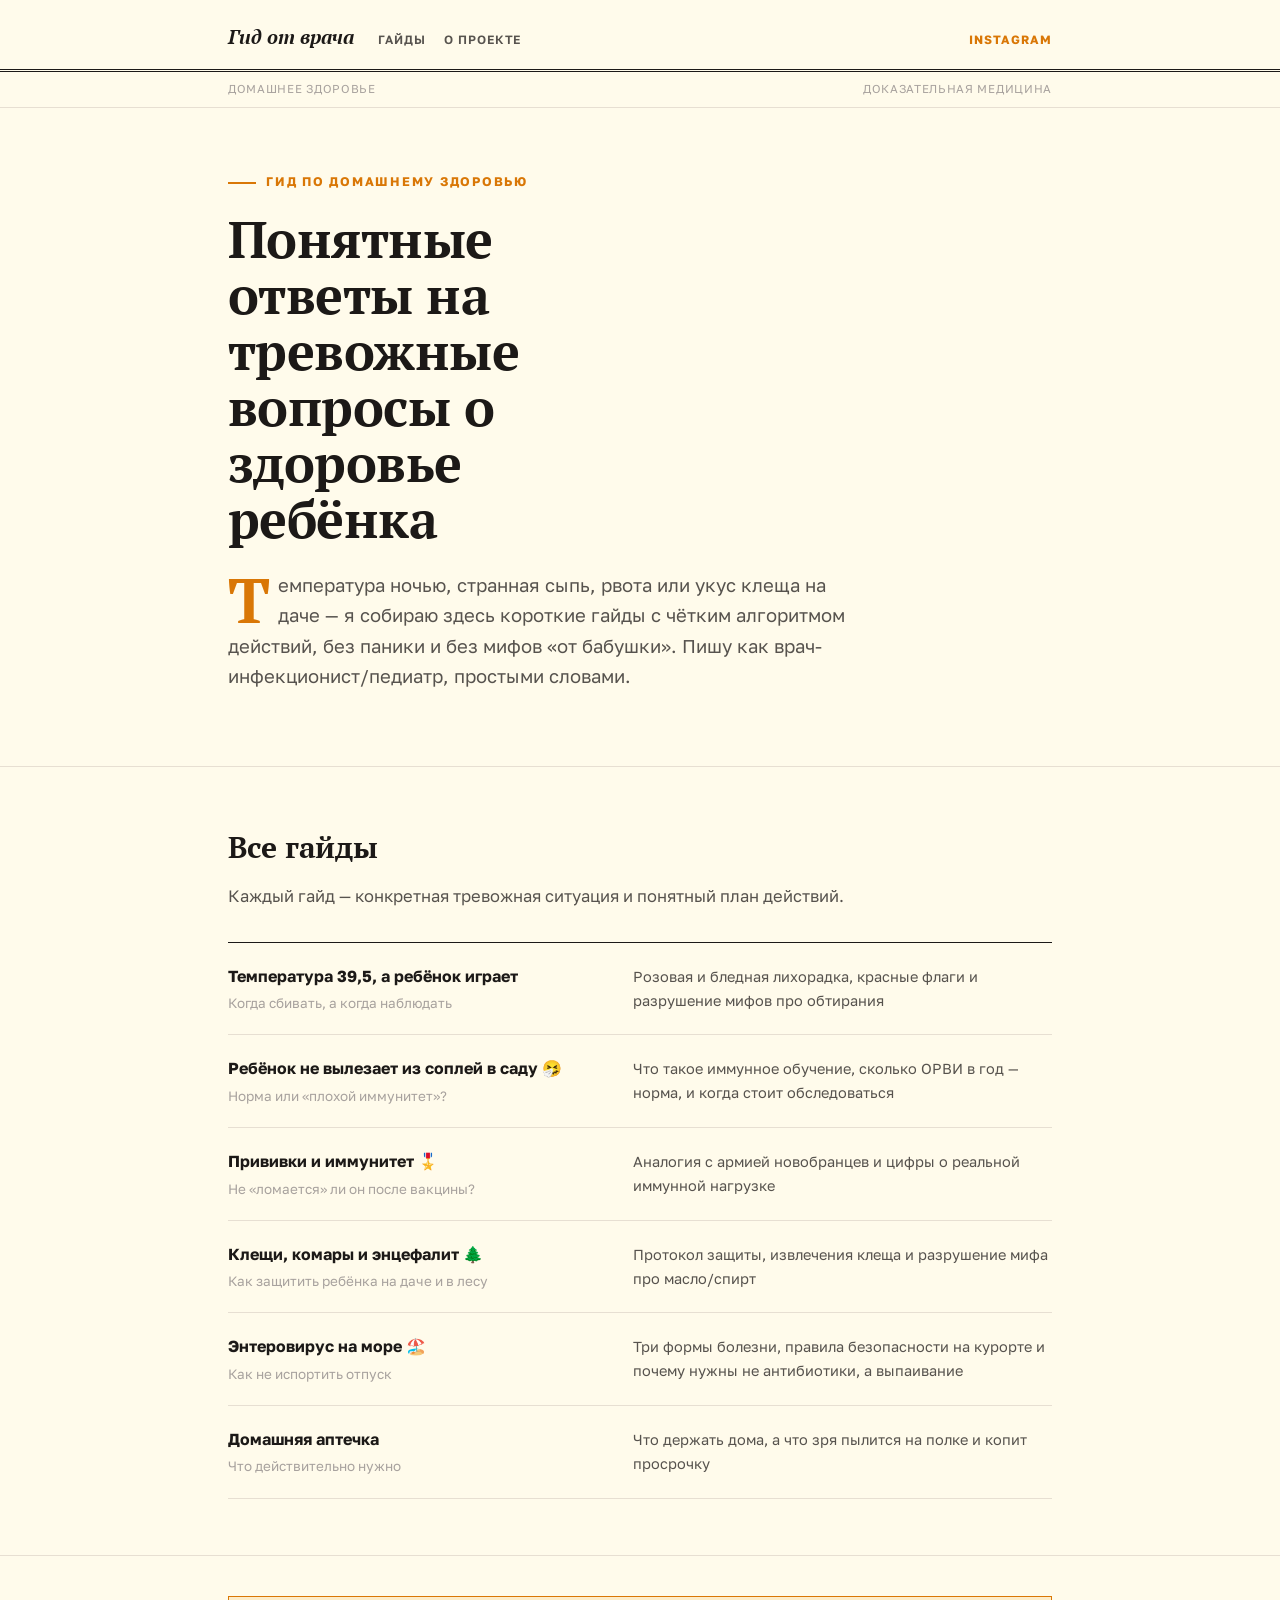
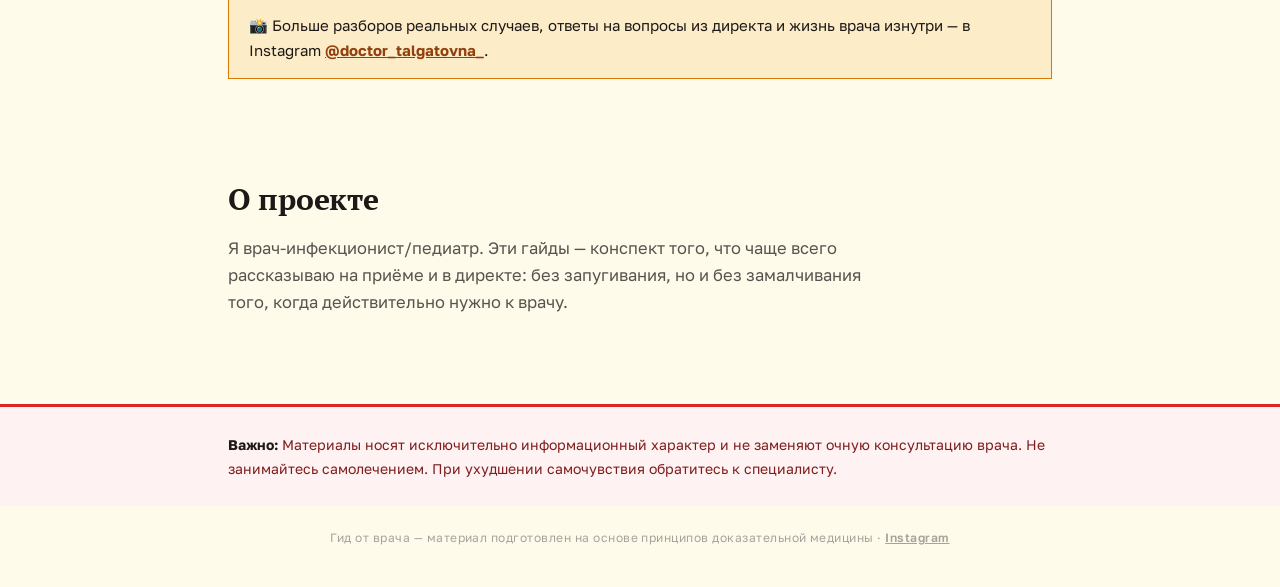
<file: web/index.html>
<!DOCTYPE html>
<html lang="ru">
<head>
<meta charset="UTF-8">
<meta name="viewport" content="width=device-width, initial-scale=1">
<title>Гид от врача — понятные ответы о здоровье ребёнка</title>
<meta name="description" content="Гайды от врача-инфекциониста/педиатра: что делать при температуре, сыпи, отравлении и других тревожных ситуациях — без паники и мифов.">
<link rel="canonical" href="/">
<link rel="stylesheet" href="style.css">
</head>
<body>

<header class="masthead">
  <div class="container">
    <a class="brand" href="#top">Гид от врача</a>
    <nav>
      <a href="#guides">Гайды</a>
      <a href="#o-proekte">О проекте</a>
    </nav>
    <a class="ig-link" href="https://www.instagram.com/doctor_talgatovna_?igsh=bWFnMjVhcnZ3eXN3" target="_blank" rel="noopener">Instagram</a>
  </div>
</header>
<div class="issue-line">
  <div class="container">
    <span>Домашнее здоровье</span>
    <span>Доказательная медицина</span>
  </div>
</div>

<section class="hero" id="top">
  <div class="container">
    <div class="eyebrow">Гид по домашнему здоровью</div>
    <h1>Понятные ответы на тревожные вопросы о здоровье ребёнка</h1>
    <p class="dek">Температура ночью, странная сыпь, рвота или укус клеща на даче — я собираю здесь короткие гайды с чётким алгоритмом действий, без паники и без мифов «от бабушки». Пишу как врач-инфекционист/педиатр, простыми словами.</p>
  </div>
</section>

<section id="guides">
  <div class="container">
    <div class="reveal">
      <h2>Все гайды</h2>
      <p class="section-lead">Каждый гайд — конкретная тревожная ситуация и понятный план действий.</p>
    </div>
    <div class="entry-list">
      <a class="entry guide-entry reveal" href="/temperatura-rebenok-igraet">
        <div class="term">Температура 39,5, а ребёнок играет<span class="sub">Когда сбивать, а когда наблюдать</span></div>
        <div class="desc">Розовая и бледная лихорадка, красные флаги и разрушение мифов про обтирания</div>
      </a>
      <a class="entry guide-entry reveal" href="/sadik-ne-vylezaet-iz-soplej">
        <div class="term">Ребёнок не вылезает из соплей в саду 🤧<span class="sub">Норма или «плохой иммунитет»?</span></div>
        <div class="desc">Что такое иммунное обучение, сколько ОРВИ в год — норма, и когда стоит обследоваться</div>
      </a>
      <a class="entry guide-entry reveal" href="/privivki-immunitet">
        <div class="term">Прививки и иммунитет 🎖️<span class="sub">Не «ломается» ли он после вакцины?</span></div>
        <div class="desc">Аналогия с армией новобранцев и цифры о реальной иммунной нагрузке</div>
      </a>
      <a class="entry guide-entry reveal" href="/kleshi-encefalit">
        <div class="term">Клещи, комары и энцефалит 🌲<span class="sub">Как защитить ребёнка на даче и в лесу</span></div>
        <div class="desc">Протокол защиты, извлечения клеща и разрушение мифа про масло/спирт</div>
      </a>
      <a class="entry guide-entry reveal" href="/enterovirus-na-more">
        <div class="term">Энтеровирус на море 🏖️<span class="sub">Как не испортить отпуск</span></div>
        <div class="desc">Три формы болезни, правила безопасности на курорте и почему нужны не антибиотики, а выпаивание</div>
      </a>
      <a class="entry guide-entry reveal" href="/aptechka-obshie-pravila">
        <div class="term">Домашняя аптечка<span class="sub">Что действительно нужно</span></div>
        <div class="desc">Что держать дома, а что зря пылится на полке и копит просрочку</div>
      </a>
    </div>
  </div>
</section>

<div class="container">
  <div class="cta-inline reveal">
    📸 Больше разборов реальных случаев, ответы на вопросы из директа и жизнь врача изнутри — в Instagram <a href="https://www.instagram.com/doctor_talgatovna_?igsh=bWFnMjVhcnZ3eXN3" target="_blank" rel="noopener"><strong>@doctor_talgatovna_</strong></a>.
  </div>
</div>

<section id="o-proekte">
  <div class="container">
    <div class="reveal">
      <h2>О проекте</h2>
      <p class="section-lead">Я врач-инфекционист/педиатр. Эти гайды — конспект того, что чаще всего рассказываю на приёме и в директе: без запугивания, но и без замалчивания того, когда действительно нужно к врачу.</p>
    </div>
  </div>
</section>

<footer class="disclaimer">
  <div class="container">
    <div class="box">
      <strong>Важно:</strong> Материалы носят исключительно информационный характер и не заменяют очную консультацию врача. Не занимайтесь самолечением. При ухудшении самочувствия обратитесь к специалисту.
    </div>
  </div>
</footer>
<div class="site-footer-meta">Гид от врача — материал подготовлен на основе принципов доказательной медицины · <a href="https://www.instagram.com/doctor_talgatovna_?igsh=bWFnMjVhcnZ3eXN3" target="_blank" rel="noopener">Instagram</a></div>

<script>
(function () {
  var items = document.querySelectorAll('.reveal');
  var reduceMotion = window.matchMedia('(prefers-reduced-motion: reduce)').matches;

  if (reduceMotion || !('IntersectionObserver' in window)) {
    items.forEach(function (el) { el.classList.add('is-visible'); });
    return;
  }

  var observer = new IntersectionObserver(function (entries) {
    entries.forEach(function (entry) {
      if (entry.isIntersecting) {
        entry.target.classList.add('is-visible');
        observer.unobserve(entry.target);
      }
    });
  }, { threshold: 0.15, rootMargin: '0px 0px -60px 0px' });

  items.forEach(function (el) { observer.observe(el); });
})();
</script>

</body>
</html>
</file>
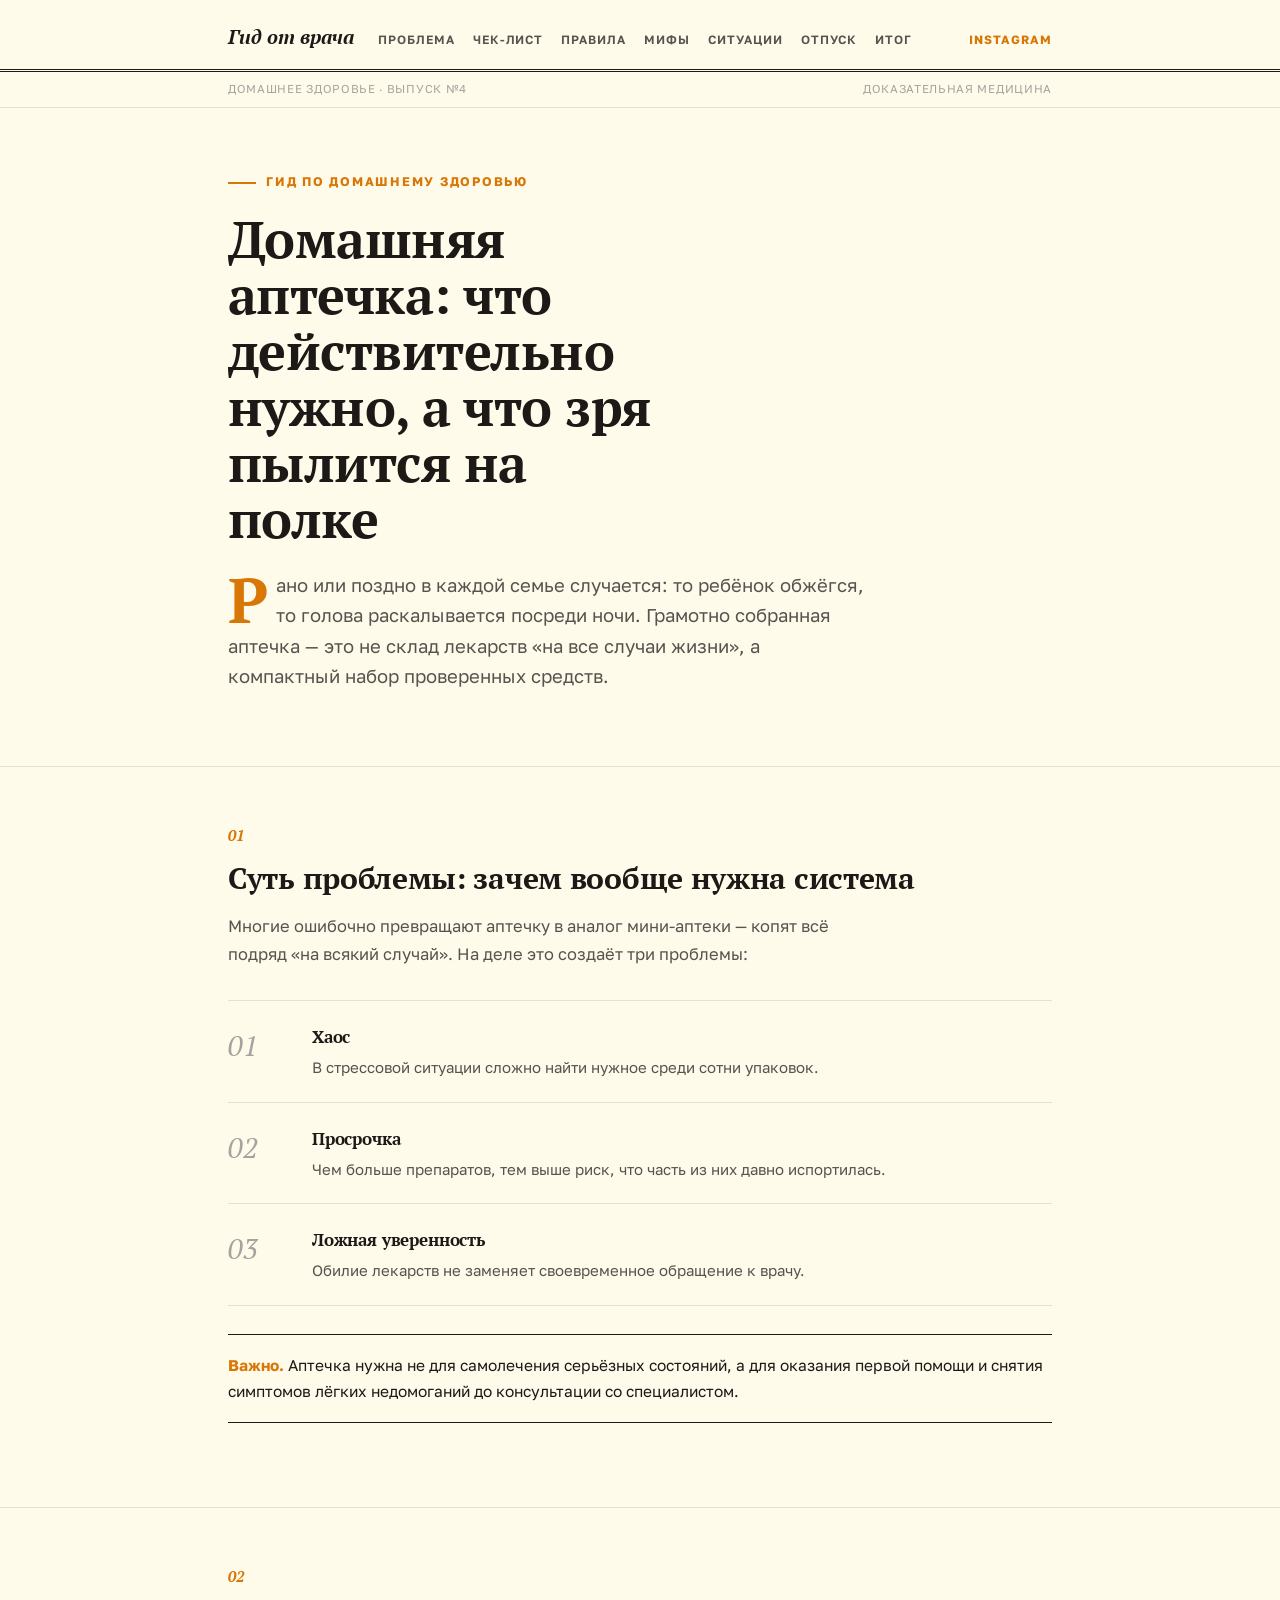
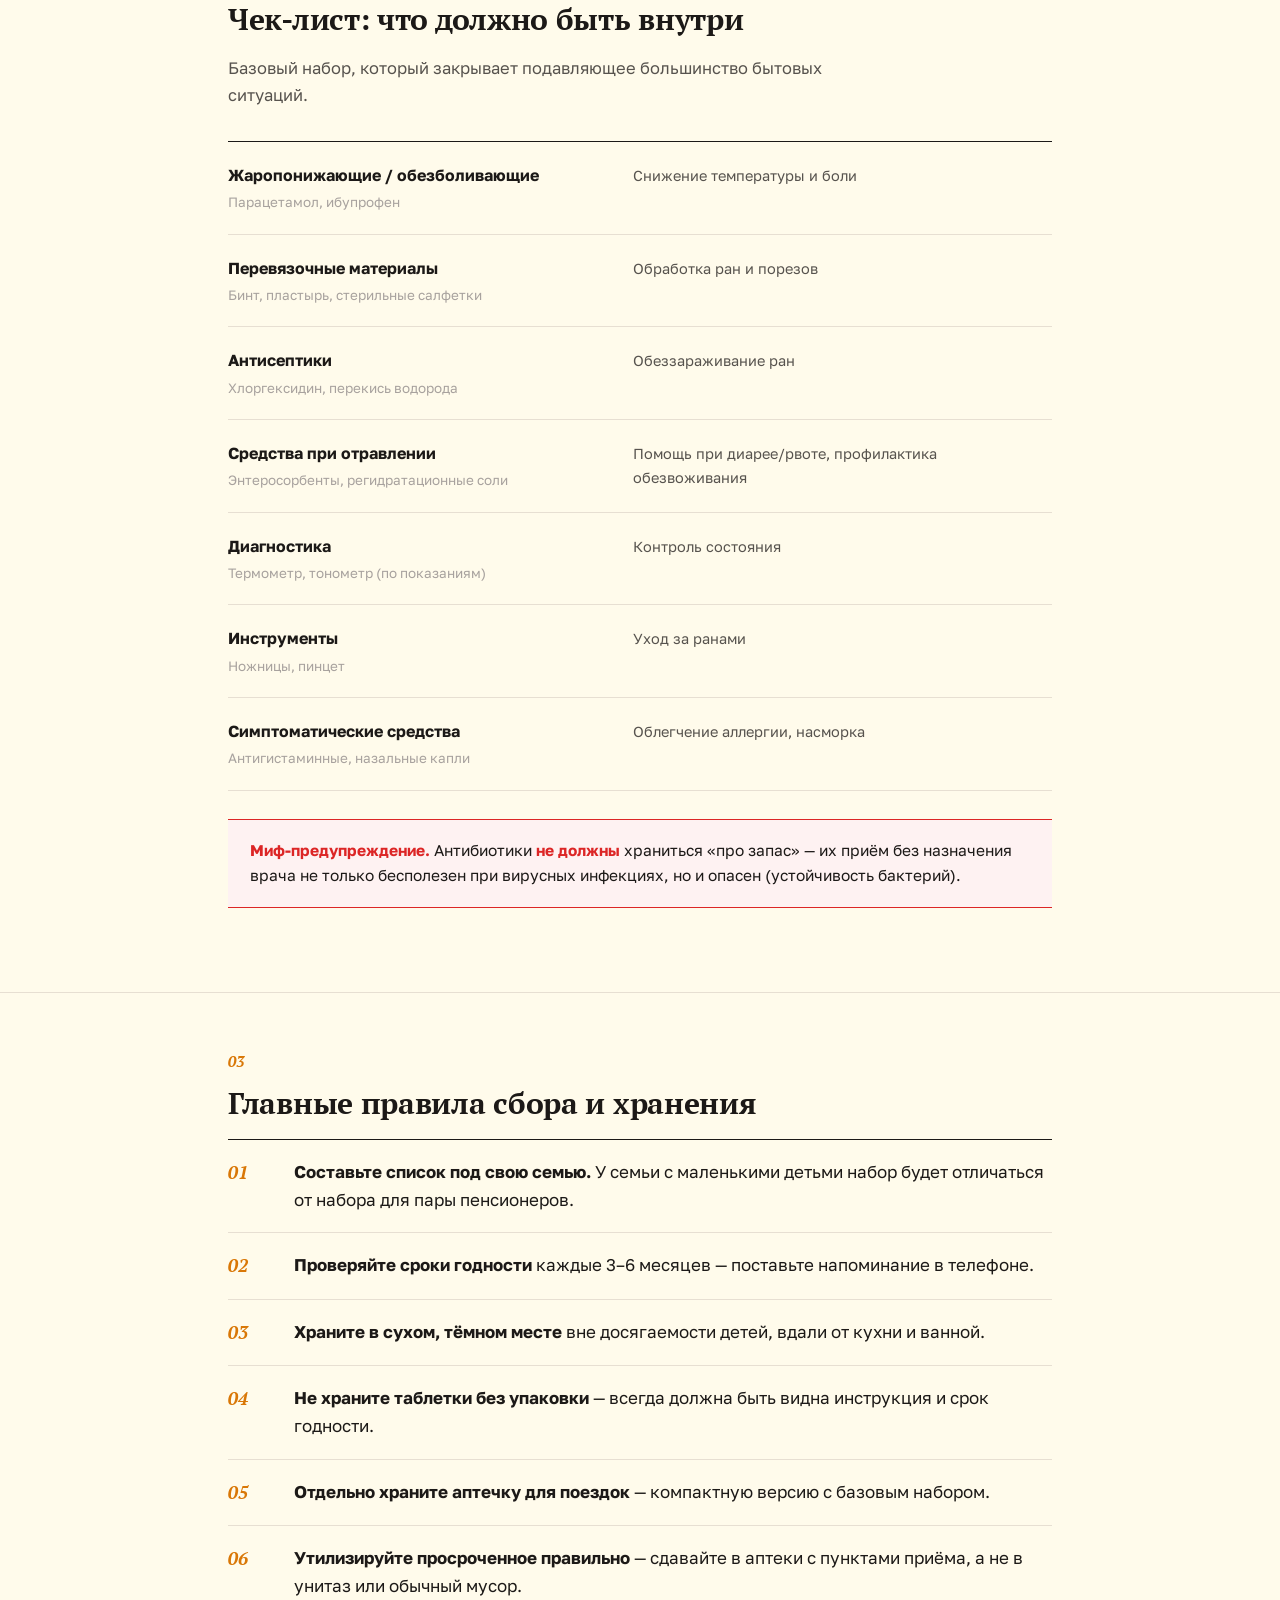
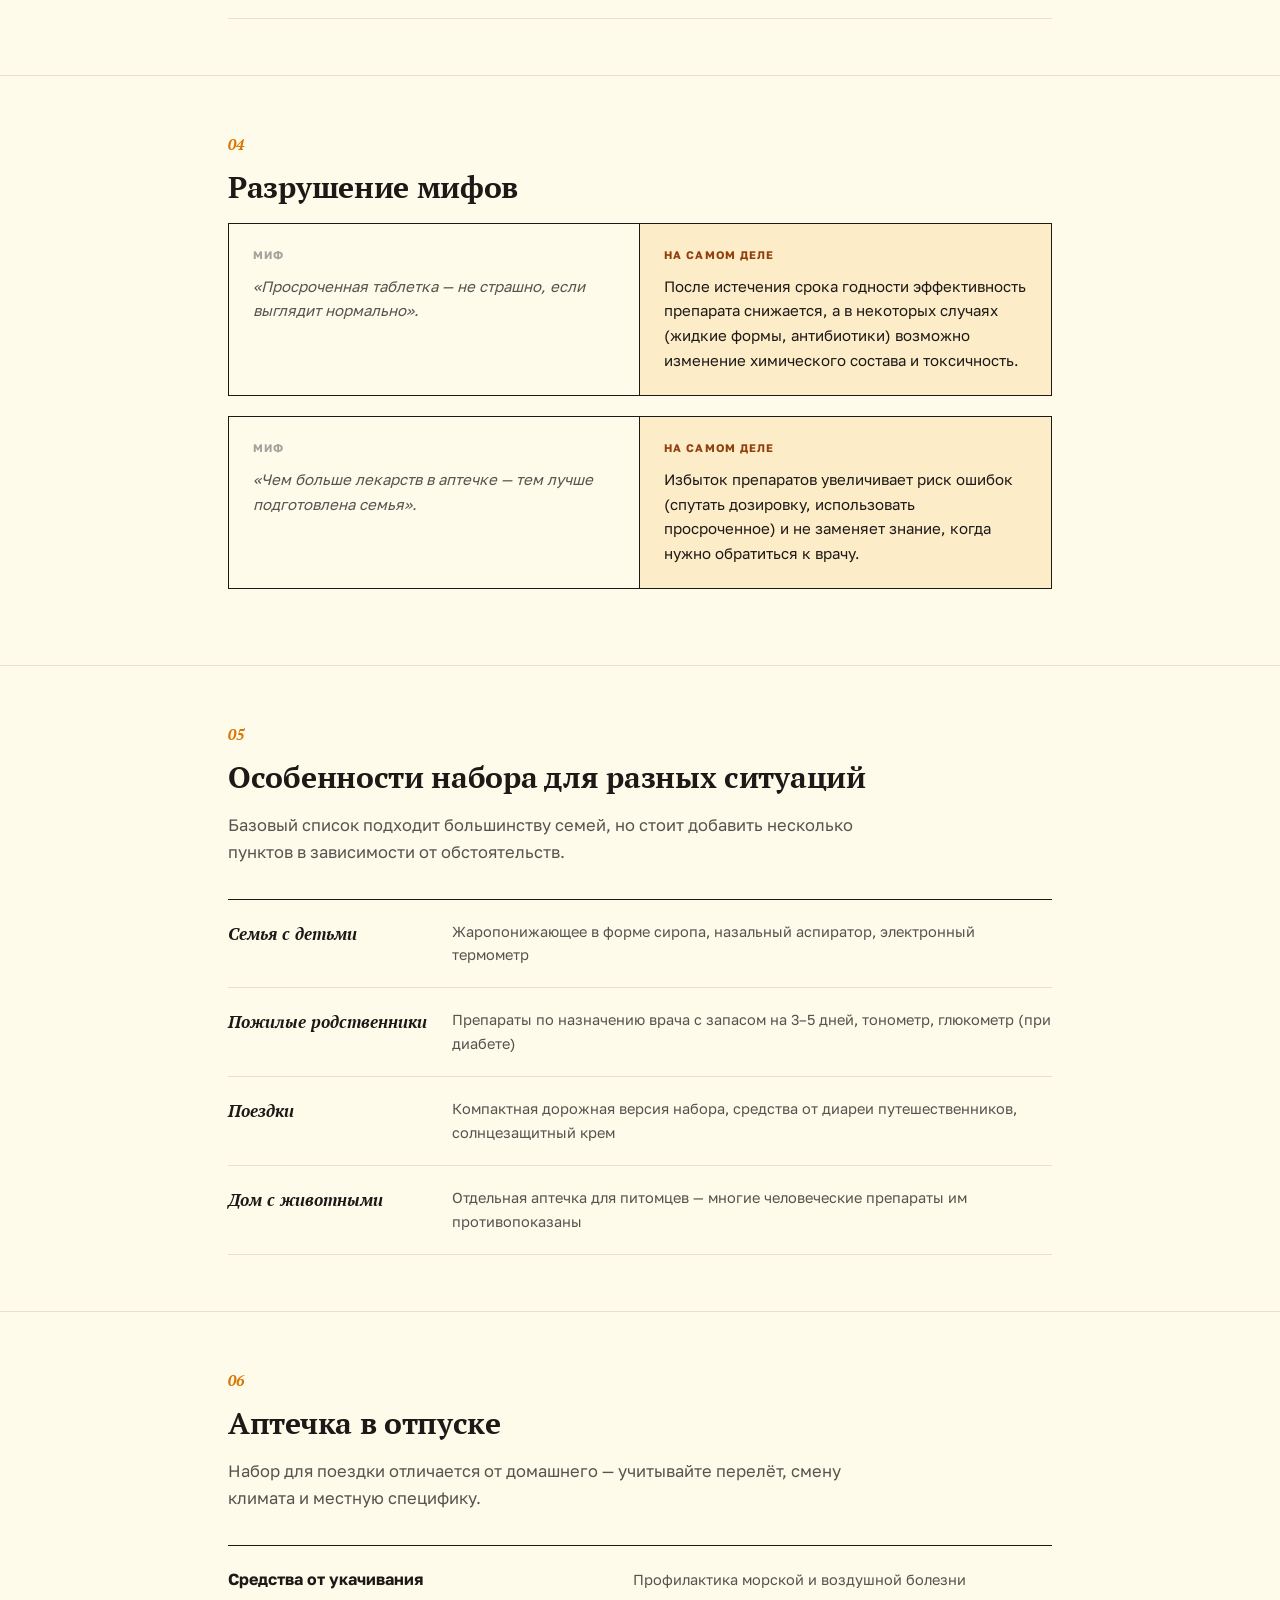
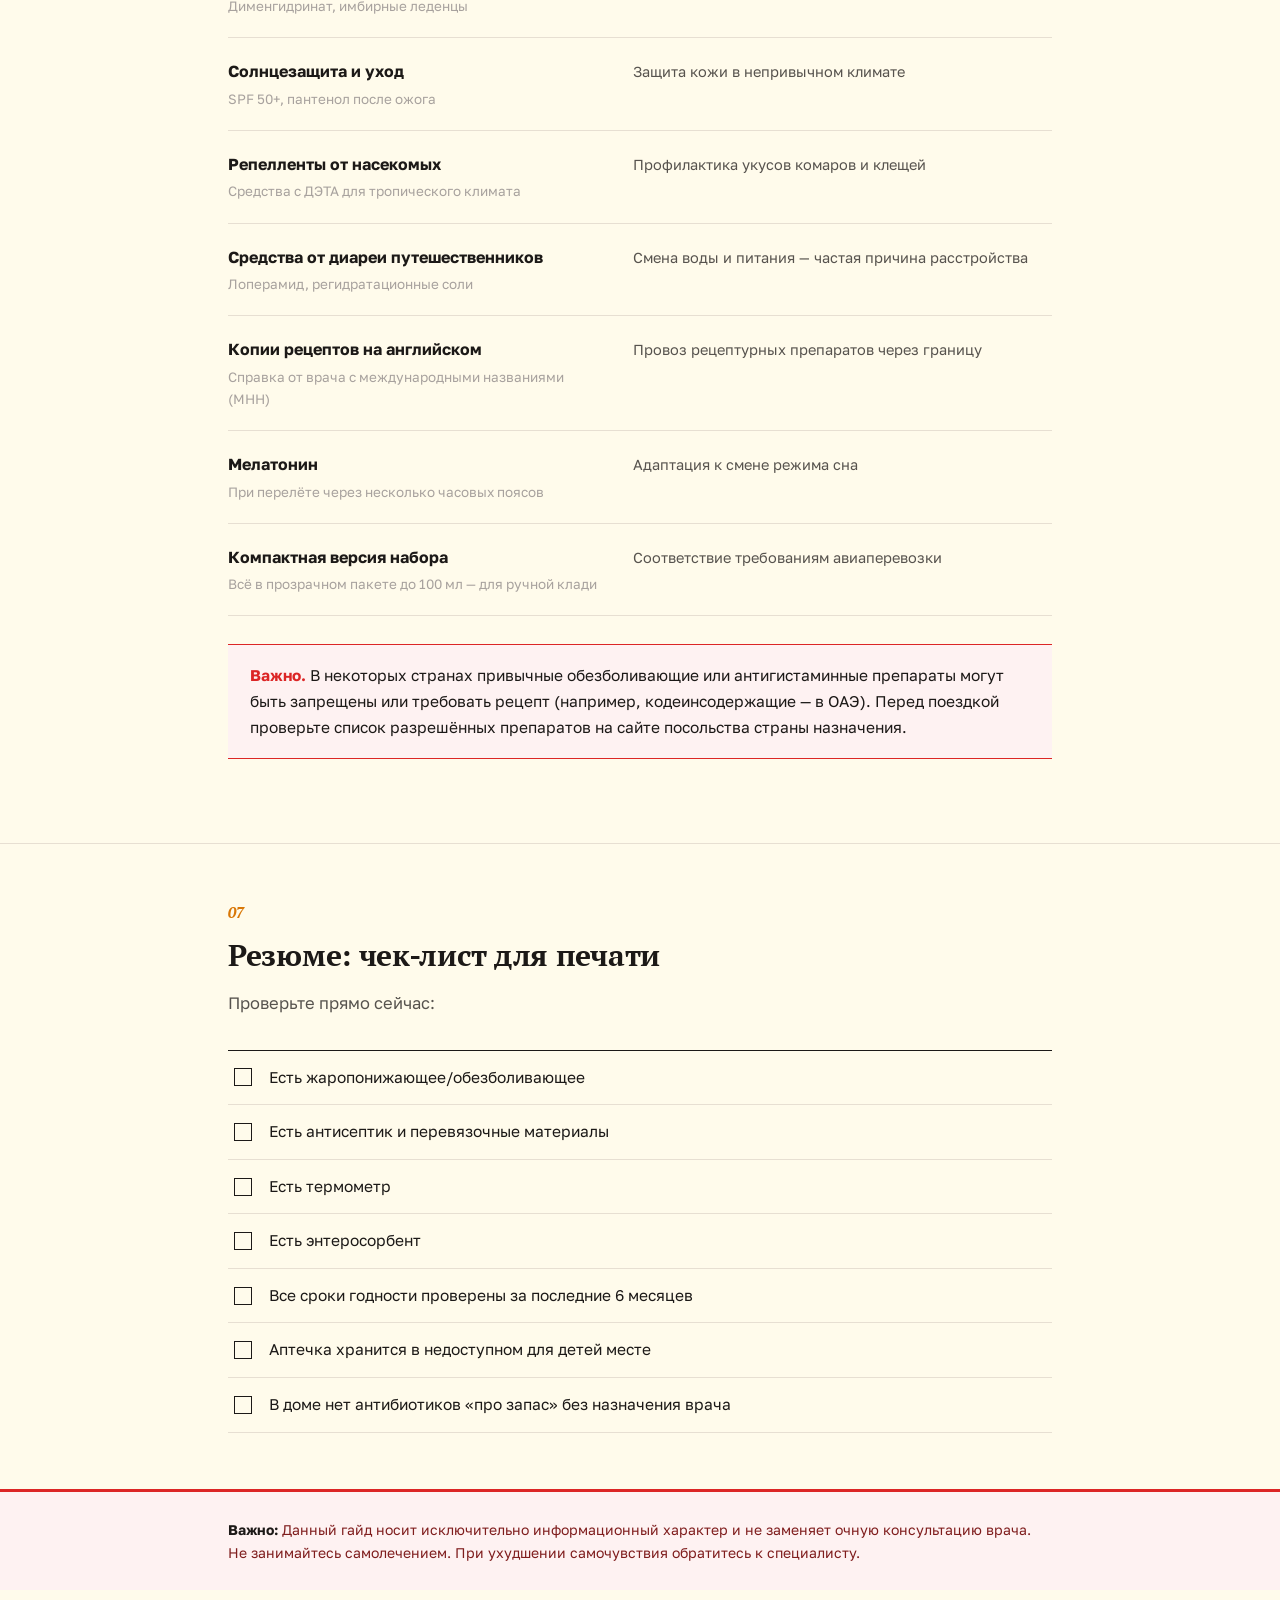
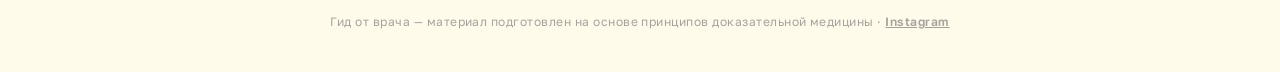
<file: web/aptechka-obshie-pravila.html>
<!DOCTYPE html>
<html lang="ru">
<head>
<meta charset="UTF-8">
<meta name="viewport" content="width=device-width, initial-scale=1">
<title>Домашняя аптечка: что действительно нужно</title>
<link rel="stylesheet" href="style.css">
</head>
<body>

<header class="masthead">
  <div class="container">
    <a class="brand" href="#top">Гид от врача</a>
    <nav>
      <a href="#problema">Проблема</a>
      <a href="#checklist">Чек-лист</a>
      <a href="#pravila">Правила</a>
      <a href="#mify">Мифы</a>
      <a href="#situacii">Ситуации</a>
      <a href="#otpusk">Отпуск</a>
      <a href="#itog">Итог</a>
    </nav>
    <a class="ig-link" href="https://www.instagram.com/doctor_talgatovna_?igsh=bWFnMjVhcnZ3eXN3" target="_blank" rel="noopener">Instagram</a>
  </div>
</header>
<div class="issue-line">
  <div class="container">
    <span>Домашнее здоровье · Выпуск №4</span>
    <span>Доказательная медицина</span>
  </div>
</div>

<section class="hero" id="top">
  <div class="container">
    <div class="eyebrow">Гид по домашнему здоровью</div>
    <h1>Домашняя аптечка: что действительно нужно, а что зря пылится на полке</h1>
    <p class="dek">Рано или поздно в каждой семье случается: то ребёнок обжёгся, то голова раскалывается посреди ночи. Грамотно собранная аптечка — это не склад лекарств «на все случаи жизни», а компактный набор проверенных средств.</p>
  </div>
</section>

<section id="problema">
  <div class="container">
    <div class="reveal">
      <div class="kicker"><span class="no">01</span></div>
      <h2>Суть проблемы: зачем вообще нужна система</h2>
      <p class="section-lead">Многие ошибочно превращают аптечку в аналог мини-аптеки — копят всё подряд «на всякий случай». На деле это создаёт три проблемы:</p>
    </div>
    <div class="numbered-list">
      <div class="numbered-item reveal">
        <div class="num">01</div>
        <div>
          <h3>Хаос</h3>
          <p>В стрессовой ситуации сложно найти нужное среди сотни упаковок.</p>
        </div>
      </div>
      <div class="numbered-item reveal">
        <div class="num">02</div>
        <div>
          <h3>Просрочка</h3>
          <p>Чем больше препаратов, тем выше риск, что часть из них давно испортилась.</p>
        </div>
      </div>
      <div class="numbered-item reveal">
        <div class="num">03</div>
        <div>
          <h3>Ложная уверенность</h3>
          <p>Обилие лекарств не заменяет своевременное обращение к врачу.</p>
        </div>
      </div>
    </div>
    <div class="callout">
      <strong>Важно.</strong> Аптечка нужна не для самолечения серьёзных состояний, а для оказания первой помощи и снятия симптомов лёгких недомоганий до консультации со специалистом.
    </div>
  </div>
</section>

<section id="checklist">
  <div class="container">
    <div class="reveal">
      <div class="kicker"><span class="no">02</span></div>
      <h2>Чек-лист: что должно быть внутри</h2>
      <p class="section-lead">Базовый набор, который закрывает подавляющее большинство бытовых ситуаций.</p>
    </div>
    <div class="entry-list">
      <div class="entry reveal">
        <div class="term">Жаропонижающие / обезболивающие<span class="sub">Парацетамол, ибупрофен</span></div>
        <div class="desc">Снижение температуры и боли</div>
      </div>
      <div class="entry reveal">
        <div class="term">Перевязочные материалы<span class="sub">Бинт, пластырь, стерильные салфетки</span></div>
        <div class="desc">Обработка ран и порезов</div>
      </div>
      <div class="entry reveal">
        <div class="term">Антисептики<span class="sub">Хлоргексидин, перекись водорода</span></div>
        <div class="desc">Обеззараживание ран</div>
      </div>
      <div class="entry reveal">
        <div class="term">Средства при отравлении<span class="sub">Энтеросорбенты, регидратационные соли</span></div>
        <div class="desc">Помощь при диарее/рвоте, профилактика обезвоживания</div>
      </div>
      <div class="entry reveal">
        <div class="term">Диагностика<span class="sub">Термометр, тонометр (по показаниям)</span></div>
        <div class="desc">Контроль состояния</div>
      </div>
      <div class="entry reveal">
        <div class="term">Инструменты<span class="sub">Ножницы, пинцет</span></div>
        <div class="desc">Уход за ранами</div>
      </div>
      <div class="entry reveal">
        <div class="term">Симптоматические средства<span class="sub">Антигистаминные, назальные капли</span></div>
        <div class="desc">Облегчение аллергии, насморка</div>
      </div>
    </div>
    <div class="callout warning">
      <strong>Миф-предупреждение.</strong> Антибиотики <strong>не должны</strong> храниться «про запас» — их приём без назначения врача не только бесполезен при вирусных инфекциях, но и опасен (устойчивость бактерий).
    </div>
  </div>
</section>

<section id="pravila">
  <div class="container">
    <div class="reveal">
      <div class="kicker"><span class="no">03</span></div>
      <h2>Главные правила сбора и хранения</h2>
    </div>
    <ol class="steps">
      <li class="reveal"><div><strong>Составьте список под свою семью.</strong> У семьи с маленькими детьми набор будет отличаться от набора для пары пенсионеров.</div></li>
      <li class="reveal"><div><strong>Проверяйте сроки годности</strong> каждые 3–6 месяцев — поставьте напоминание в телефоне.</div></li>
      <li class="reveal"><div><strong>Храните в сухом, тёмном месте</strong> вне досягаемости детей, вдали от кухни и ванной.</div></li>
      <li class="reveal"><div><strong>Не храните таблетки без упаковки</strong> — всегда должна быть видна инструкция и срок годности.</div></li>
      <li class="reveal"><div><strong>Отдельно храните аптечку для поездок</strong> — компактную версию с базовым набором.</div></li>
      <li class="reveal"><div><strong>Утилизируйте просроченное правильно</strong> — сдавайте в аптеки с пунктами приёма, а не в унитаз или обычный мусор.</div></li>
    </ol>
  </div>
</section>

<section id="mify">
  <div class="container">
    <div class="reveal">
      <div class="kicker"><span class="no">04</span></div>
      <h2>Разрушение мифов</h2>
    </div>
    <div class="myth-pair reveal">
      <div class="myth">
        <span class="tag">Миф</span>
        <p>«Просроченная таблетка — не страшно, если выглядит нормально».</p>
      </div>
      <div class="fact">
        <span class="tag">На самом деле</span>
        <p>После истечения срока годности эффективность препарата снижается, а в некоторых случаях (жидкие формы, антибиотики) возможно изменение химического состава и токсичность.</p>
      </div>
    </div>
    <div class="myth-pair reveal">
      <div class="myth">
        <span class="tag">Миф</span>
        <p>«Чем больше лекарств в аптечке — тем лучше подготовлена семья».</p>
      </div>
      <div class="fact">
        <span class="tag">На самом деле</span>
        <p>Избыток препаратов увеличивает риск ошибок (спутать дозировку, использовать просроченное) и не заменяет знание, когда нужно обратиться к врачу.</p>
      </div>
    </div>
  </div>
</section>

<section id="situacii">
  <div class="container">
    <div class="reveal">
      <div class="kicker"><span class="no">05</span></div>
      <h2>Особенности набора для разных ситуаций</h2>
      <p class="section-lead">Базовый список подходит большинству семей, но стоит добавить несколько пунктов в зависимости от обстоятельств.</p>
    </div>
    <div class="situations">
      <div class="situation-row reveal">
        <div class="who">Семья с детьми</div>
        <div class="what">Жаропонижающее в форме сиропа, назальный аспиратор, электронный термометр</div>
      </div>
      <div class="situation-row reveal">
        <div class="who">Пожилые родственники</div>
        <div class="what">Препараты по назначению врача с запасом на 3–5 дней, тонометр, глюкометр (при диабете)</div>
      </div>
      <div class="situation-row reveal">
        <div class="who">Поездки</div>
        <div class="what">Компактная дорожная версия набора, средства от диареи путешественников, солнцезащитный крем</div>
      </div>
      <div class="situation-row reveal">
        <div class="who">Дом с животными</div>
        <div class="what">Отдельная аптечка для питомцев — многие человеческие препараты им противопоказаны</div>
      </div>
    </div>
  </div>
</section>

<section id="otpusk">
  <div class="container">
    <div class="reveal">
      <div class="kicker"><span class="no">06</span></div>
      <h2>Аптечка в отпуске</h2>
      <p class="section-lead">Набор для поездки отличается от домашнего — учитывайте перелёт, смену климата и местную специфику.</p>
    </div>
    <div class="entry-list">
      <div class="entry reveal">
        <div class="term">Средства от укачивания<span class="sub">Дименгидринат, имбирные леденцы</span></div>
        <div class="desc">Профилактика морской и воздушной болезни</div>
      </div>
      <div class="entry reveal">
        <div class="term">Солнцезащита и уход<span class="sub">SPF 50+, пантенол после ожога</span></div>
        <div class="desc">Защита кожи в непривычном климате</div>
      </div>
      <div class="entry reveal">
        <div class="term">Репелленты от насекомых<span class="sub">Средства с ДЭТА для тропического климата</span></div>
        <div class="desc">Профилактика укусов комаров и клещей</div>
      </div>
      <div class="entry reveal">
        <div class="term">Средства от диареи путешественников<span class="sub">Лоперамид, регидратационные соли</span></div>
        <div class="desc">Смена воды и питания — частая причина расстройства</div>
      </div>
      <div class="entry reveal">
        <div class="term">Копии рецептов на английском<span class="sub">Справка от врача с международными названиями (МНН)</span></div>
        <div class="desc">Провоз рецептурных препаратов через границу</div>
      </div>
      <div class="entry reveal">
        <div class="term">Мелатонин<span class="sub">При перелёте через несколько часовых поясов</span></div>
        <div class="desc">Адаптация к смене режима сна</div>
      </div>
      <div class="entry reveal">
        <div class="term">Компактная версия набора<span class="sub">Всё в прозрачном пакете до 100 мл — для ручной клади</span></div>
        <div class="desc">Соответствие требованиям авиаперевозки</div>
      </div>
    </div>
    <div class="callout warning">
      <strong>Важно.</strong> В некоторых странах привычные обезболивающие или антигистаминные препараты могут быть запрещены или требовать рецепт (например, кодеинсодержащие — в ОАЭ). Перед поездкой проверьте список разрешённых препаратов на сайте посольства страны назначения.
    </div>
  </div>
</section>

<section id="itog">
  <div class="container">
    <div class="reveal">
      <div class="kicker"><span class="no">07</span></div>
      <h2>Резюме: чек-лист для печати</h2>
      <p class="section-lead">Проверьте прямо сейчас:</p>
    </div>
    <ul class="checklist">
      <li class="reveal"><input type="checkbox" id="c1"><label for="c1">Есть жаропонижающее/обезболивающее</label></li>
      <li class="reveal"><input type="checkbox" id="c2"><label for="c2">Есть антисептик и перевязочные материалы</label></li>
      <li class="reveal"><input type="checkbox" id="c3"><label for="c3">Есть термометр</label></li>
      <li class="reveal"><input type="checkbox" id="c4"><label for="c4">Есть энтеросорбент</label></li>
      <li class="reveal"><input type="checkbox" id="c5"><label for="c5">Все сроки годности проверены за последние 6 месяцев</label></li>
      <li class="reveal"><input type="checkbox" id="c6"><label for="c6">Аптечка хранится в недоступном для детей месте</label></li>
      <li class="reveal"><input type="checkbox" id="c7"><label for="c7">В доме нет антибиотиков «про запас» без назначения врача</label></li>
    </ul>
  </div>
</section>

<footer class="disclaimer">
  <div class="container">
    <div class="box">
      <strong>Важно:</strong> Данный гайд носит исключительно информационный характер и не заменяет очную консультацию врача. Не занимайтесь самолечением. При ухудшении самочувствия обратитесь к специалисту.
    </div>
  </div>
</footer>
<div class="site-footer-meta">Гид от врача — материал подготовлен на основе принципов доказательной медицины · <a href="https://www.instagram.com/doctor_talgatovna_?igsh=bWFnMjVhcnZ3eXN3" target="_blank" rel="noopener">Instagram</a></div>

<script>
(function () {
  var items = document.querySelectorAll('.reveal');
  var reduceMotion = window.matchMedia('(prefers-reduced-motion: reduce)').matches;

  if (reduceMotion || !('IntersectionObserver' in window)) {
    items.forEach(function (el) { el.classList.add('is-visible'); });
    return;
  }

  var observer = new IntersectionObserver(function (entries) {
    entries.forEach(function (entry) {
      if (entry.isIntersecting) {
        entry.target.classList.add('is-visible');
        observer.unobserve(entry.target);
      }
    });
  }, { threshold: 0.15, rootMargin: '0px 0px -60px 0px' });

  items.forEach(function (el) { observer.observe(el); });
})();
</script>

</body>
</html>
</file>
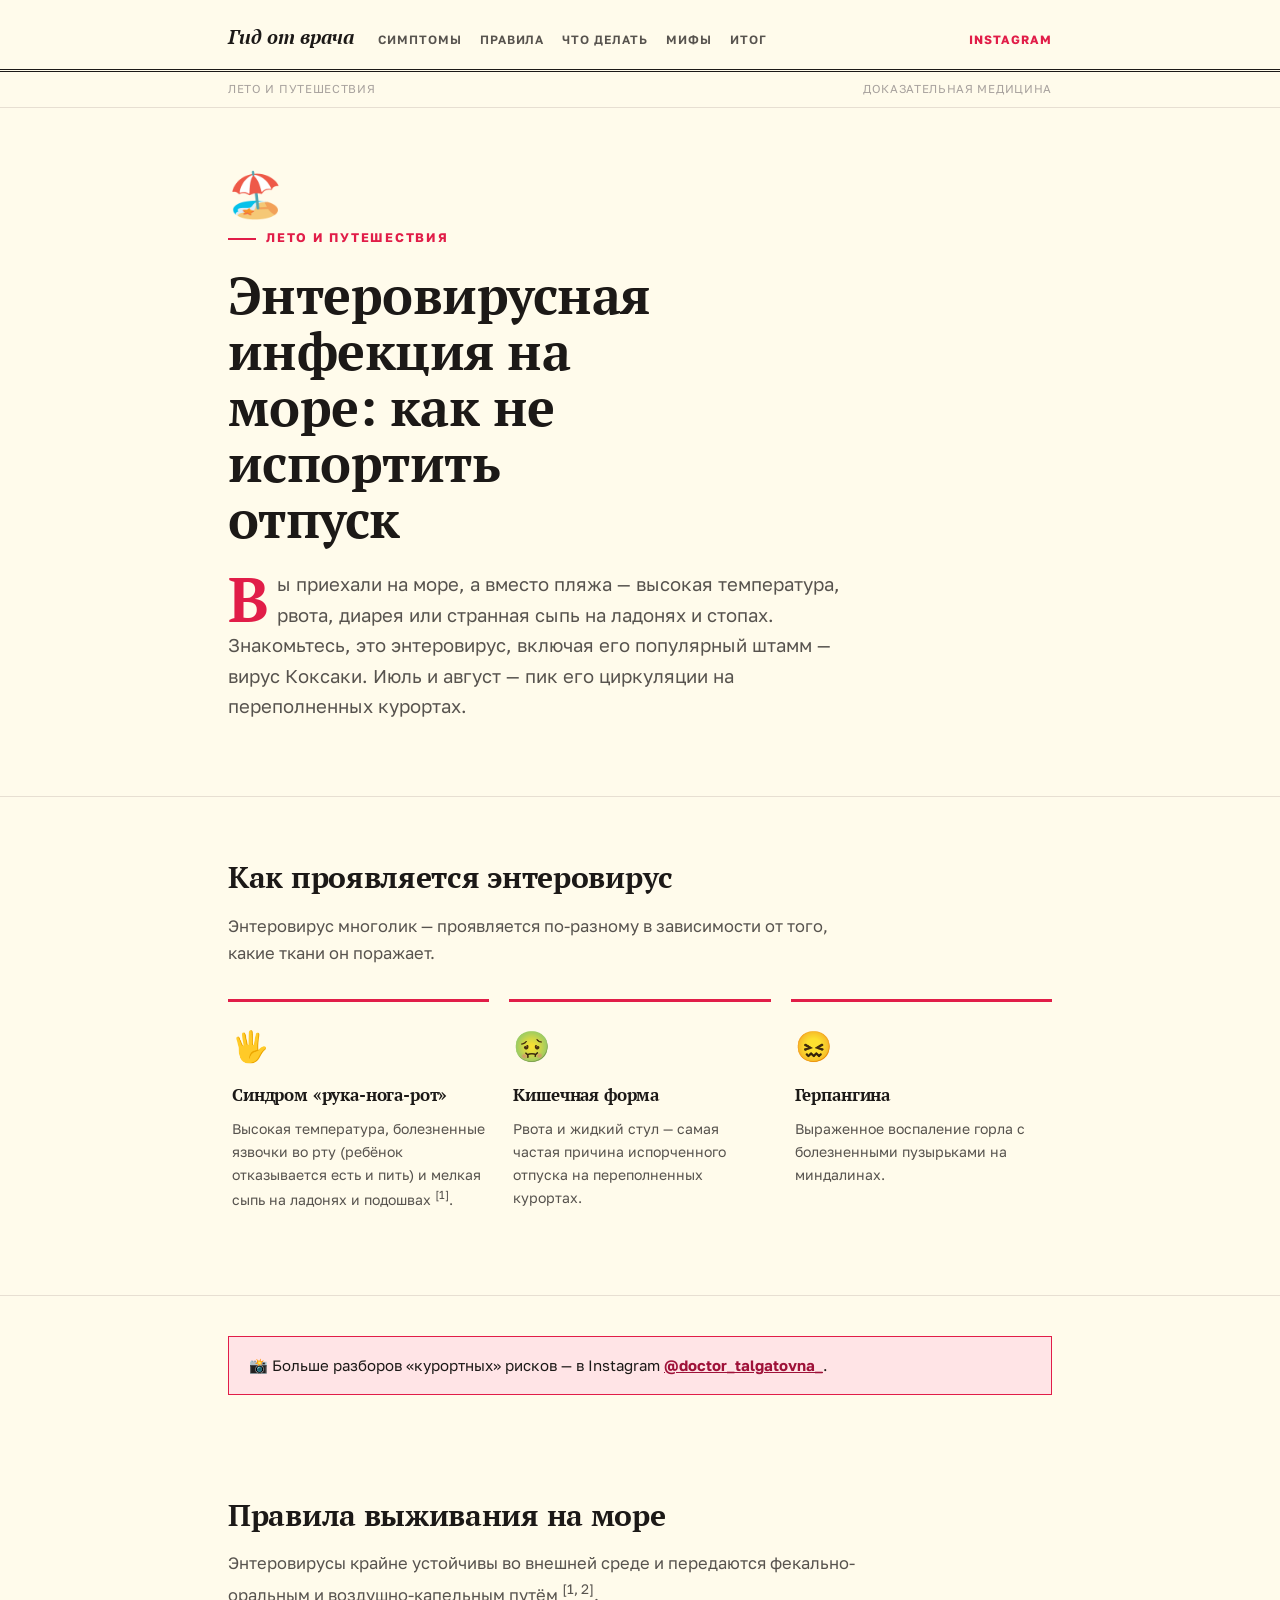
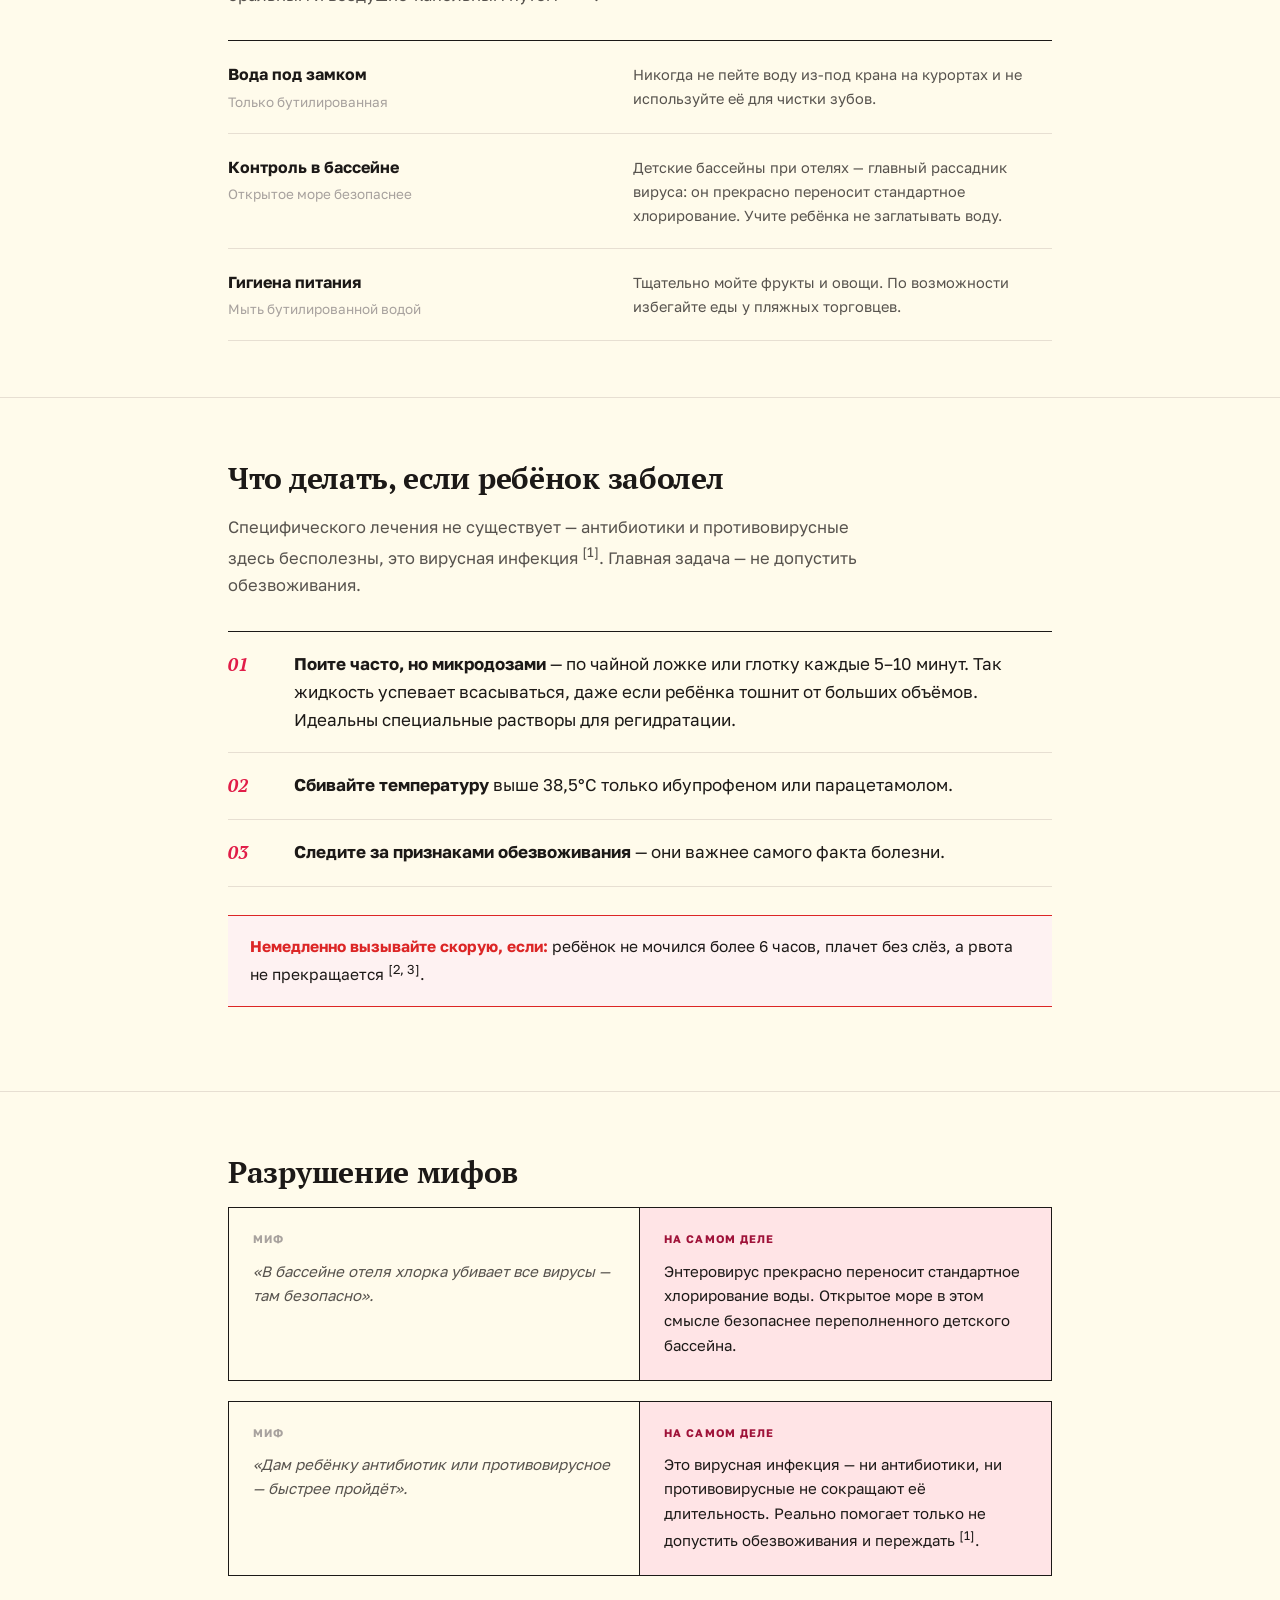
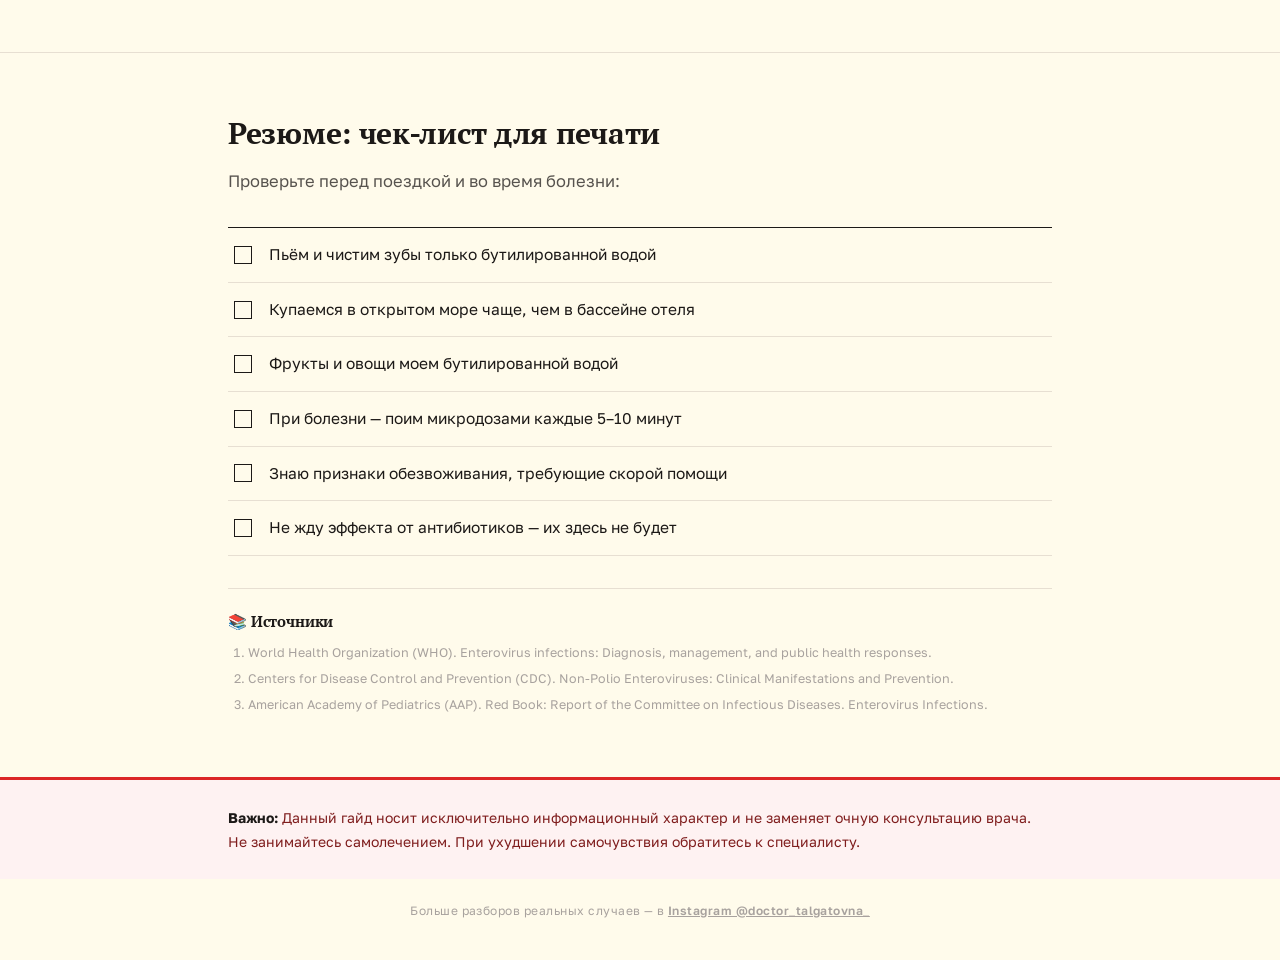
<file: web/enterovirus-na-more.html>
<!DOCTYPE html>
<html lang="ru">
<head>
<meta charset="UTF-8">
<meta name="viewport" content="width=device-width, initial-scale=1">
<title>Энтеровирусная инфекция на море — как не испортить отпуск</title>
<link rel="stylesheet" href="style.css">
<style>
  /* Тема этого гайда: коралловый — рубрика "Лето и путешествия", пляж/море */
  body.theme-entero {
    --accent: #e11d48;
    --accent-deep: #9f1239;
    --tint-bg: #ffe4e6;
  }
</style>
</head>
<body class="theme-entero">

<header class="masthead">
  <div class="container">
    <a class="brand" href="#top">Гид от врача</a>
    <nav>
      <a href="#simptomy">Симптомы</a>
      <a href="#pravila">Правила</a>
      <a href="#lechenie">Что делать</a>
      <a href="#mify">Мифы</a>
      <a href="#itog">Итог</a>
    </nav>
    <a class="ig-link" href="https://www.instagram.com/doctor_talgatovna_?igsh=bWFnMjVhcnZ3eXN3" target="_blank" rel="noopener">Instagram</a>
  </div>
</header>
<div class="issue-line">
  <div class="container">
    <span>Лето и путешествия</span>
    <span>Доказательная медицина</span>
  </div>
</div>

<section class="hero" id="top">
  <div class="container">
    <span class="hero-emoji">🏖️</span>
    <div class="eyebrow">Лето и путешествия</div>
    <h1>Энтеровирусная инфекция на море: как не испортить отпуск</h1>
    <p class="dek">Вы приехали на море, а вместо пляжа — высокая температура, рвота, диарея или странная сыпь на ладонях и стопах. Знакомьтесь, это энтеровирус, включая его популярный штамм — вирус Коксаки. Июль и август — пик его циркуляции на переполненных курортах.</p>
  </div>
</section>

<section id="simptomy">
  <div class="container">
    <div class="reveal">
      <h2>Как проявляется энтеровирус</h2>
      <p class="section-lead">Энтеровирус многолик — проявляется по-разному в зависимости от того, какие ткани он поражает.</p>
    </div>
    <div class="symptom-grid">
      <div class="symptom-card reveal">
        <div class="symptom-icon">🖐️</div>
        <h3>Синдром «рука-нога-рот»</h3>
        <p>Высокая температура, болезненные язвочки во рту (ребёнок отказывается есть и пить) и мелкая сыпь на ладонях и подошвах <sup>[1]</sup>.</p>
      </div>
      <div class="symptom-card reveal">
        <div class="symptom-icon">🤢</div>
        <h3>Кишечная форма</h3>
        <p>Рвота и жидкий стул — самая частая причина испорченного отпуска на переполненных курортах.</p>
      </div>
      <div class="symptom-card reveal">
        <div class="symptom-icon">😖</div>
        <h3>Герпангина</h3>
        <p>Выраженное воспаление горла с болезненными пузырьками на миндалинах.</p>
      </div>
    </div>
  </div>
</section>

<div class="container">
  <div class="cta-inline reveal">
    📸 Больше разборов «курортных» рисков — в Instagram <a href="https://www.instagram.com/doctor_talgatovna_?igsh=bWFnMjVhcnZ3eXN3" target="_blank" rel="noopener"><strong>@doctor_talgatovna_</strong></a>.
  </div>
</div>

<section id="pravila">
  <div class="container">
    <div class="reveal">
      <h2>Правила выживания на море</h2>
      <p class="section-lead">Энтеровирусы крайне устойчивы во внешней среде и передаются фекально-оральным и воздушно-капельным путём <sup>[1, 2]</sup>.</p>
    </div>
    <div class="entry-list">
      <div class="entry reveal">
        <div class="term">Вода под замком<span class="sub">Только бутилированная</span></div>
        <div class="desc">Никогда не пейте воду из-под крана на курортах и не используйте её для чистки зубов.</div>
      </div>
      <div class="entry reveal">
        <div class="term">Контроль в бассейне<span class="sub">Открытое море безопаснее</span></div>
        <div class="desc">Детские бассейны при отелях — главный рассадник вируса: он прекрасно переносит стандартное хлорирование. Учите ребёнка не заглатывать воду.</div>
      </div>
      <div class="entry reveal">
        <div class="term">Гигиена питания<span class="sub">Мыть бутилированной водой</span></div>
        <div class="desc">Тщательно мойте фрукты и овощи. По возможности избегайте еды у пляжных торговцев.</div>
      </div>
    </div>
  </div>
</section>

<section id="lechenie">
  <div class="container">
    <div class="reveal">
      <h2>Что делать, если ребёнок заболел</h2>
      <p class="section-lead">Специфического лечения не существует — антибиотики и противовирусные здесь бесполезны, это вирусная инфекция <sup>[1]</sup>. Главная задача — не допустить обезвоживания.</p>
    </div>
    <ol class="steps">
      <li class="reveal"><div><strong>Поите часто, но микродозами</strong> — по чайной ложке или глотку каждые 5–10 минут. Так жидкость успевает всасываться, даже если ребёнка тошнит от больших объёмов. Идеальны специальные растворы для регидратации.</div></li>
      <li class="reveal"><div><strong>Сбивайте температуру</strong> выше 38,5°C только ибупрофеном или парацетамолом.</div></li>
      <li class="reveal"><div><strong>Следите за признаками обезвоживания</strong> — они важнее самого факта болезни.</div></li>
    </ol>
    <div class="callout warning">
      <strong>Немедленно вызывайте скорую, если:</strong> ребёнок не мочился более 6 часов, плачет без слёз, а рвота не прекращается <sup>[2, 3]</sup>.
    </div>
  </div>
</section>

<section id="mify">
  <div class="container">
    <div class="reveal">
      <h2>Разрушение мифов</h2>
    </div>
    <div class="myth-pair reveal">
      <div class="myth">
        <span class="tag">Миф</span>
        <p>«В бассейне отеля хлорка убивает все вирусы — там безопасно».</p>
      </div>
      <div class="fact">
        <span class="tag">На самом деле</span>
        <p>Энтеровирус прекрасно переносит стандартное хлорирование воды. Открытое море в этом смысле безопаснее переполненного детского бассейна.</p>
      </div>
    </div>
    <div class="myth-pair reveal">
      <div class="myth">
        <span class="tag">Миф</span>
        <p>«Дам ребёнку антибиотик или противовирусное — быстрее пройдёт».</p>
      </div>
      <div class="fact">
        <span class="tag">На самом деле</span>
        <p>Это вирусная инфекция — ни антибиотики, ни противовирусные не сокращают её длительность. Реально помогает только не допустить обезвоживания и переждать <sup>[1]</sup>.</p>
      </div>
    </div>
  </div>
</section>

<section id="itog">
  <div class="container">
    <div class="reveal">
      <h2>Резюме: чек-лист для печати</h2>
      <p class="section-lead">Проверьте перед поездкой и во время болезни:</p>
    </div>
    <ul class="checklist">
      <li class="reveal"><input type="checkbox" id="c1"><label for="c1">Пьём и чистим зубы только бутилированной водой</label></li>
      <li class="reveal"><input type="checkbox" id="c2"><label for="c2">Купаемся в открытом море чаще, чем в бассейне отеля</label></li>
      <li class="reveal"><input type="checkbox" id="c3"><label for="c3">Фрукты и овощи моем бутилированной водой</label></li>
      <li class="reveal"><input type="checkbox" id="c4"><label for="c4">При болезни — поим микродозами каждые 5–10 минут</label></li>
      <li class="reveal"><input type="checkbox" id="c5"><label for="c5">Знаю признаки обезвоживания, требующие скорой помощи</label></li>
      <li class="reveal"><input type="checkbox" id="c6"><label for="c6">Не жду эффекта от антибиотиков — их здесь не будет</label></li>
    </ul>

    <div class="sources reveal">
      <h3>📚 Источники</h3>
      <ol>
        <li>World Health Organization (WHO). Enterovirus infections: Diagnosis, management, and public health responses.</li>
        <li>Centers for Disease Control and Prevention (CDC). Non-Polio Enteroviruses: Clinical Manifestations and Prevention.</li>
        <li>American Academy of Pediatrics (AAP). Red Book: Report of the Committee on Infectious Diseases. Enterovirus Infections.</li>
      </ol>
    </div>
  </div>
</section>

<footer class="disclaimer">
  <div class="container">
    <div class="box">
      <strong>Важно:</strong> Данный гайд носит исключительно информационный характер и не заменяет очную консультацию врача. Не занимайтесь самолечением. При ухудшении самочувствия обратитесь к специалисту.
    </div>
  </div>
</footer>
<div class="site-footer-meta">Больше разборов реальных случаев — в <a href="https://www.instagram.com/doctor_talgatovna_?igsh=bWFnMjVhcnZ3eXN3" target="_blank" rel="noopener">Instagram @doctor_talgatovna_</a></div>

<script>
(function () {
  var items = document.querySelectorAll('.reveal');
  var reduceMotion = window.matchMedia('(prefers-reduced-motion: reduce)').matches;

  if (reduceMotion || !('IntersectionObserver' in window)) {
    items.forEach(function (el) { el.classList.add('is-visible'); });
    return;
  }

  var observer = new IntersectionObserver(function (entries) {
    entries.forEach(function (entry) {
      if (entry.isIntersecting) {
        entry.target.classList.add('is-visible');
        observer.unobserve(entry.target);
      }
    });
  }, { threshold: 0.15, rootMargin: '0px 0px -60px 0px' });

  items.forEach(function (el) { observer.observe(el); });
})();
</script>

</body>
</html>
</file>
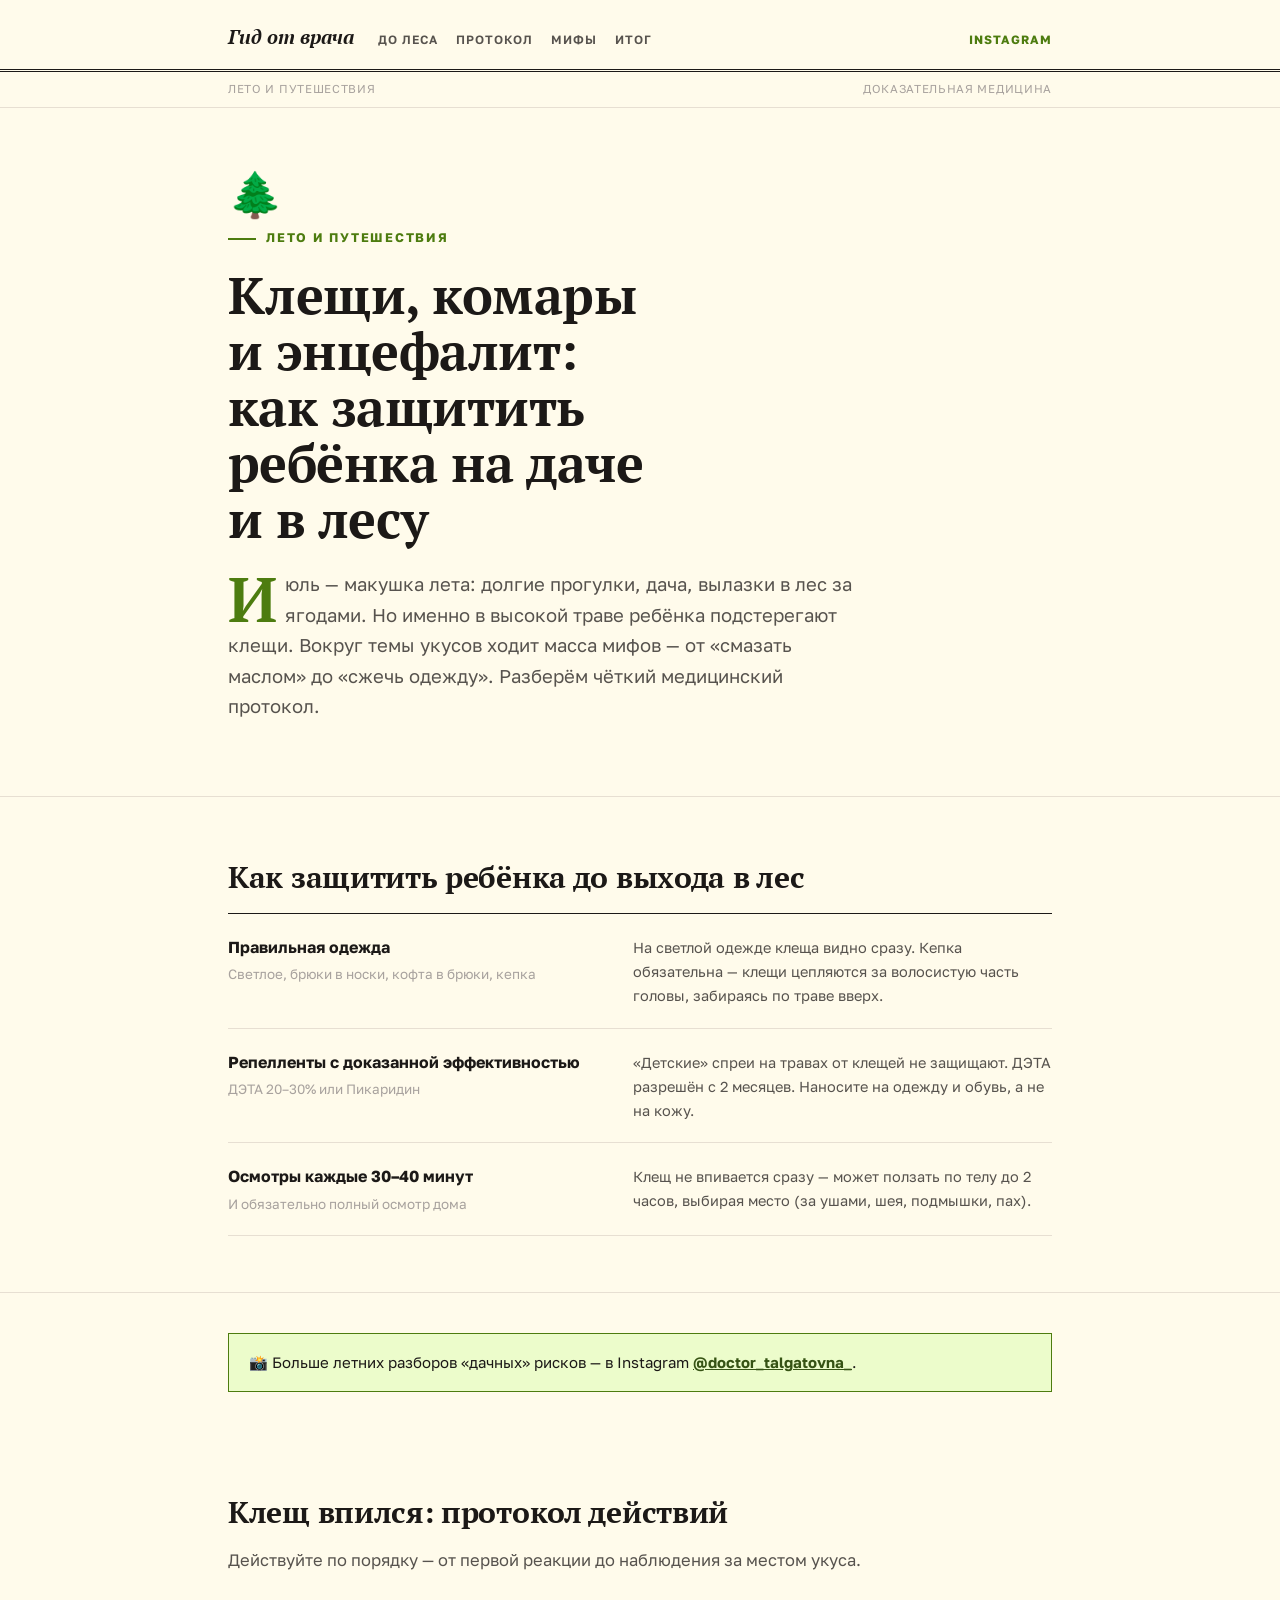
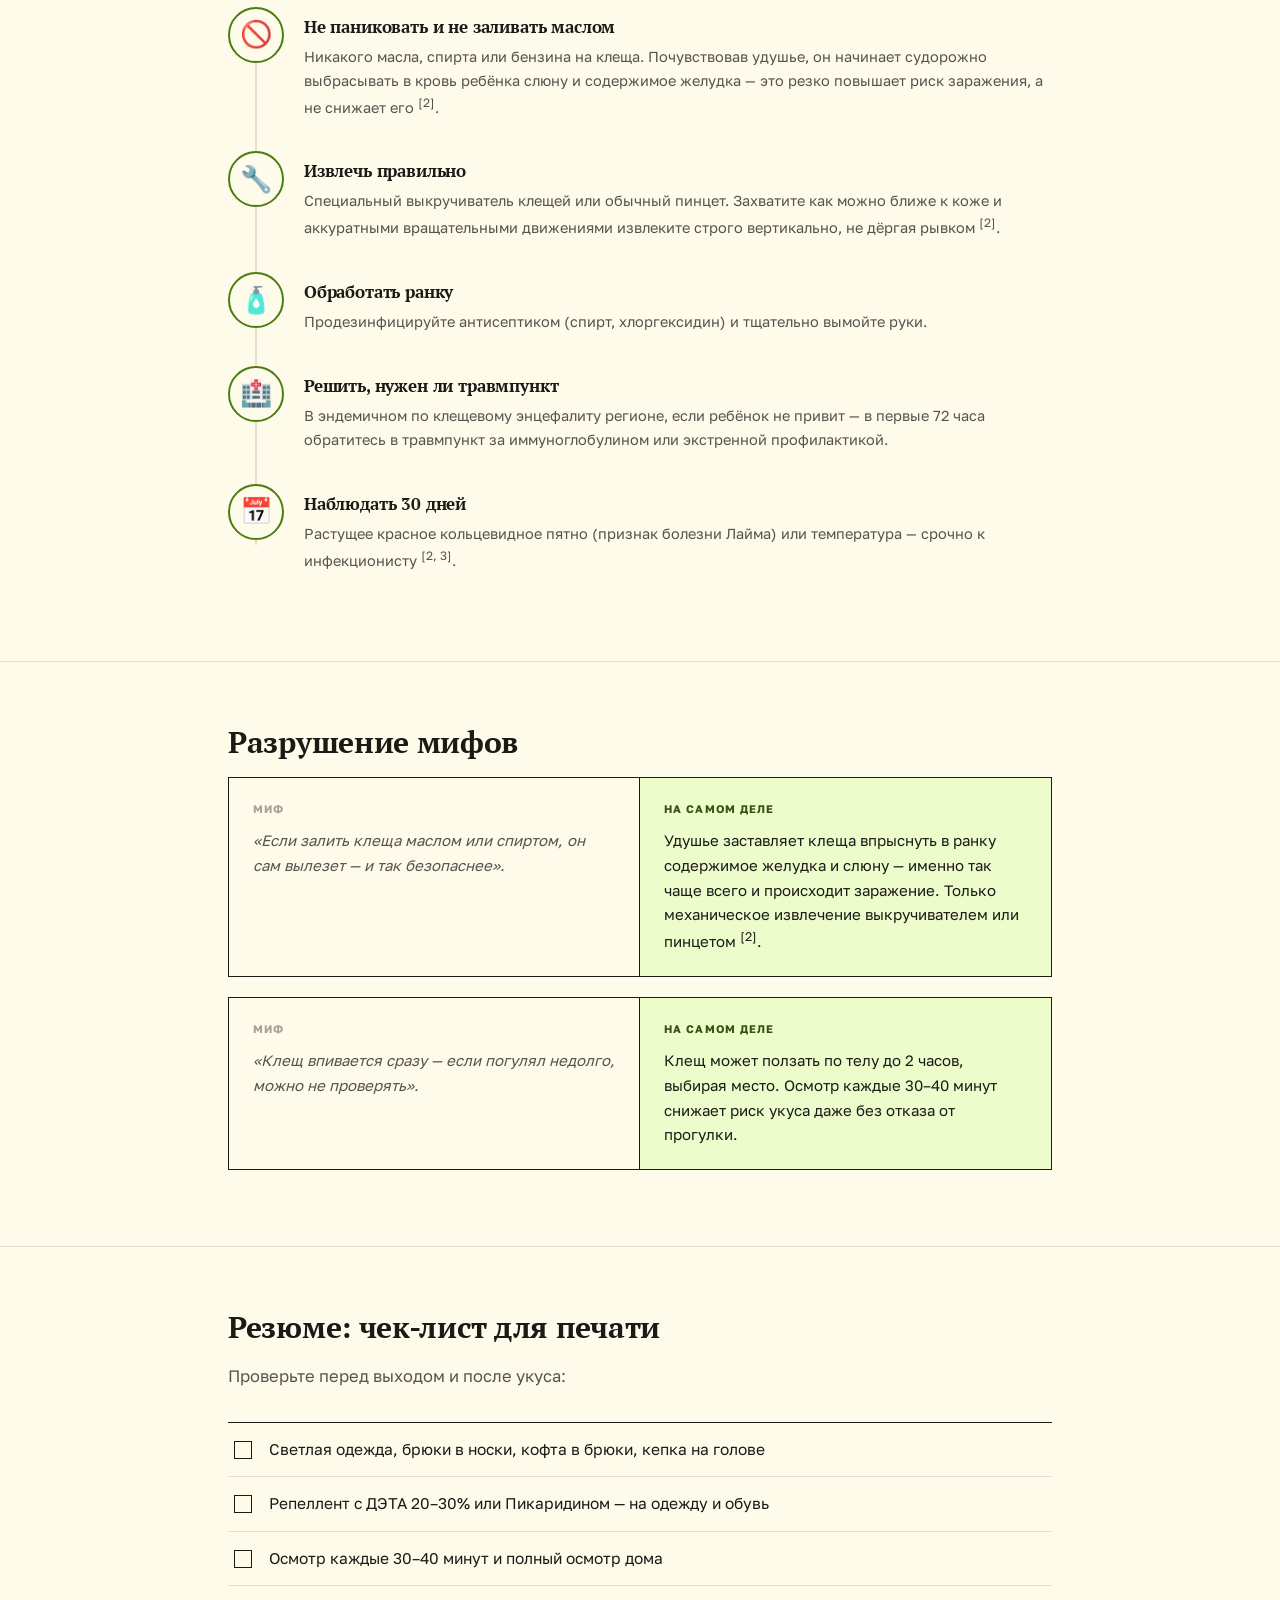
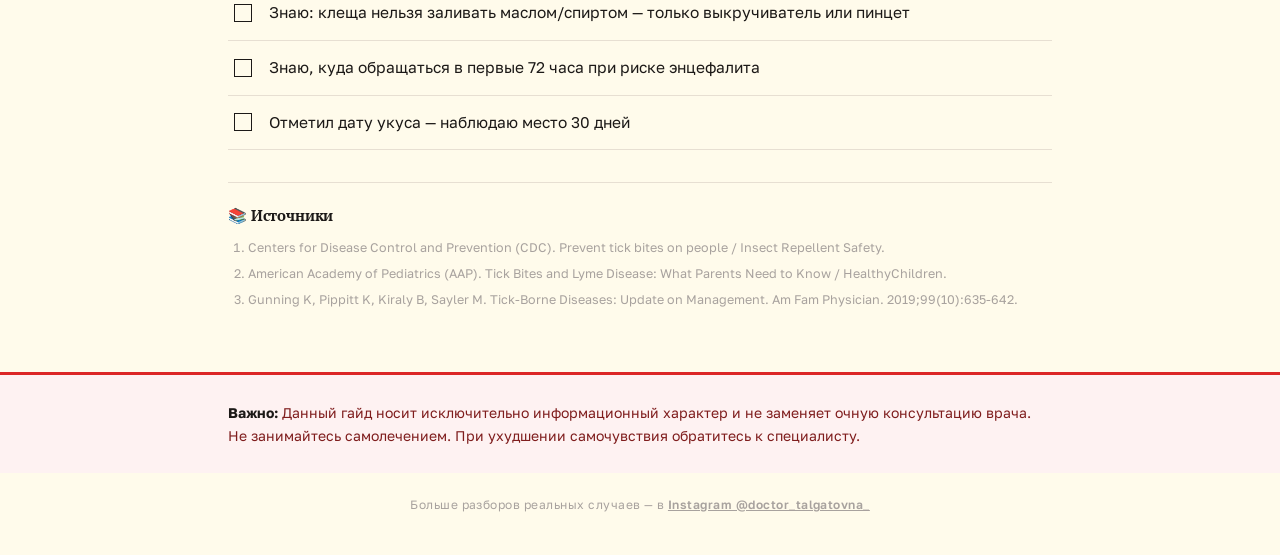
<file: web/kleshi-encefalit.html>
<!DOCTYPE html>
<html lang="ru">
<head>
<meta charset="UTF-8">
<meta name="viewport" content="width=device-width, initial-scale=1">
<title>Клещи, комары и энцефалит — как защитить ребёнка на даче и в лесу</title>
<link rel="stylesheet" href="style.css">
<style>
  /* Тема этого гайда: лесной олив — рубрика "Лето и путешествия" */
  body.theme-kleshi {
    --accent: #4d7c0f;
    --accent-deep: #365314;
    --tint-bg: #ecfccb;
  }
</style>
</head>
<body class="theme-kleshi">

<header class="masthead">
  <div class="container">
    <a class="brand" href="#top">Гид от врача</a>
    <nav>
      <a href="#do-lesa">До леса</a>
      <a href="#protokol">Протокол</a>
      <a href="#mify">Мифы</a>
      <a href="#itog">Итог</a>
    </nav>
    <a class="ig-link" href="https://www.instagram.com/doctor_talgatovna_?igsh=bWFnMjVhcnZ3eXN3" target="_blank" rel="noopener">Instagram</a>
  </div>
</header>
<div class="issue-line">
  <div class="container">
    <span>Лето и путешествия</span>
    <span>Доказательная медицина</span>
  </div>
</div>

<section class="hero" id="top">
  <div class="container">
    <span class="hero-emoji">🌲</span>
    <div class="eyebrow">Лето и путешествия</div>
    <h1>Клещи, комары и энцефалит: как защитить ребёнка на даче и в лесу</h1>
    <p class="dek">Июль — макушка лета: долгие прогулки, дача, вылазки в лес за ягодами. Но именно в высокой траве ребёнка подстерегают клещи. Вокруг темы укусов ходит масса мифов — от «смазать маслом» до «сжечь одежду». Разберём чёткий медицинский протокол.</p>
  </div>
</section>

<section id="do-lesa">
  <div class="container">
    <div class="reveal">
      <h2>Как защитить ребёнка до выхода в лес</h2>
    </div>
    <div class="entry-list">
      <div class="entry reveal">
        <div class="term">Правильная одежда<span class="sub">Светлое, брюки в носки, кофта в брюки, кепка</span></div>
        <div class="desc">На светлой одежде клеща видно сразу. Кепка обязательна — клещи цепляются за волосистую часть головы, забираясь по траве вверх.</div>
      </div>
      <div class="entry reveal">
        <div class="term">Репелленты с доказанной эффективностью<span class="sub">ДЭТА 20–30% или Пикаридин</span></div>
        <div class="desc">«Детские» спреи на травах от клещей не защищают. ДЭТА разрешён с 2 месяцев. Наносите на одежду и обувь, а не на кожу.</div>
      </div>
      <div class="entry reveal">
        <div class="term">Осмотры каждые 30–40 минут<span class="sub">И обязательно полный осмотр дома</span></div>
        <div class="desc">Клещ не впивается сразу — может ползать по телу до 2 часов, выбирая место (за ушами, шея, подмышки, пах).</div>
      </div>
    </div>
  </div>
</section>

<div class="container">
  <div class="cta-inline reveal">
    📸 Больше летних разборов «дачных» рисков — в Instagram <a href="https://www.instagram.com/doctor_talgatovna_?igsh=bWFnMjVhcnZ3eXN3" target="_blank" rel="noopener"><strong>@doctor_talgatovna_</strong></a>.
  </div>
</div>

<section id="protokol">
  <div class="container">
    <div class="reveal">
      <h2>Клещ впился: протокол действий</h2>
      <p class="section-lead">Действуйте по порядку — от первой реакции до наблюдения за местом укуса.</p>
    </div>
    <div class="story-timeline">
      <div class="story-node reveal">
        <div class="story-icon">🚫</div>
        <div>
          <h3>Не паниковать и не заливать маслом</h3>
          <p>Никакого масла, спирта или бензина на клеща. Почувствовав удушье, он начинает судорожно выбрасывать в кровь ребёнка слюну и содержимое желудка — это резко повышает риск заражения, а не снижает его <sup>[2]</sup>.</p>
        </div>
      </div>
      <div class="story-node reveal">
        <div class="story-icon">🔧</div>
        <div>
          <h3>Извлечь правильно</h3>
          <p>Специальный выкручиватель клещей или обычный пинцет. Захватите как можно ближе к коже и аккуратными вращательными движениями извлеките строго вертикально, не дёргая рывком <sup>[2]</sup>.</p>
        </div>
      </div>
      <div class="story-node reveal">
        <div class="story-icon">🧴</div>
        <div>
          <h3>Обработать ранку</h3>
          <p>Продезинфицируйте антисептиком (спирт, хлоргексидин) и тщательно вымойте руки.</p>
        </div>
      </div>
      <div class="story-node reveal">
        <div class="story-icon">🏥</div>
        <div>
          <h3>Решить, нужен ли травмпункт</h3>
          <p>В эндемичном по клещевому энцефалиту регионе, если ребёнок не привит — в первые 72 часа обратитесь в травмпункт за иммуноглобулином или экстренной профилактикой.</p>
        </div>
      </div>
      <div class="story-node reveal">
        <div class="story-icon">📅</div>
        <div>
          <h3>Наблюдать 30 дней</h3>
          <p>Растущее красное кольцевидное пятно (признак болезни Лайма) или температура — срочно к инфекционисту <sup>[2, 3]</sup>.</p>
        </div>
      </div>
    </div>
  </div>
</section>

<section id="mify">
  <div class="container">
    <div class="reveal">
      <h2>Разрушение мифов</h2>
    </div>
    <div class="myth-pair reveal">
      <div class="myth">
        <span class="tag">Миф</span>
        <p>«Если залить клеща маслом или спиртом, он сам вылезет — и так безопаснее».</p>
      </div>
      <div class="fact">
        <span class="tag">На самом деле</span>
        <p>Удушье заставляет клеща впрыснуть в ранку содержимое желудка и слюну — именно так чаще всего и происходит заражение. Только механическое извлечение выкручивателем или пинцетом <sup>[2]</sup>.</p>
      </div>
    </div>
    <div class="myth-pair reveal">
      <div class="myth">
        <span class="tag">Миф</span>
        <p>«Клещ впивается сразу — если погулял недолго, можно не проверять».</p>
      </div>
      <div class="fact">
        <span class="tag">На самом деле</span>
        <p>Клещ может ползать по телу до 2 часов, выбирая место. Осмотр каждые 30–40 минут снижает риск укуса даже без отказа от прогулки.</p>
      </div>
    </div>
  </div>
</section>

<section id="itog">
  <div class="container">
    <div class="reveal">
      <h2>Резюме: чек-лист для печати</h2>
      <p class="section-lead">Проверьте перед выходом и после укуса:</p>
    </div>
    <ul class="checklist">
      <li class="reveal"><input type="checkbox" id="c1"><label for="c1">Светлая одежда, брюки в носки, кофта в брюки, кепка на голове</label></li>
      <li class="reveal"><input type="checkbox" id="c2"><label for="c2">Репеллент с ДЭТА 20–30% или Пикаридином — на одежду и обувь</label></li>
      <li class="reveal"><input type="checkbox" id="c3"><label for="c3">Осмотр каждые 30–40 минут и полный осмотр дома</label></li>
      <li class="reveal"><input type="checkbox" id="c4"><label for="c4">Знаю: клеща нельзя заливать маслом/спиртом — только выкручиватель или пинцет</label></li>
      <li class="reveal"><input type="checkbox" id="c5"><label for="c5">Знаю, куда обращаться в первые 72 часа при риске энцефалита</label></li>
      <li class="reveal"><input type="checkbox" id="c6"><label for="c6">Отметил дату укуса — наблюдаю место 30 дней</label></li>
    </ul>

    <div class="sources reveal">
      <h3>📚 Источники</h3>
      <ol>
        <li>Centers for Disease Control and Prevention (CDC). Prevent tick bites on people / Insect Repellent Safety.</li>
        <li>American Academy of Pediatrics (AAP). Tick Bites and Lyme Disease: What Parents Need to Know / HealthyChildren.</li>
        <li>Gunning K, Pippitt K, Kiraly B, Sayler M. Tick-Borne Diseases: Update on Management. Am Fam Physician. 2019;99(10):635-642.</li>
      </ol>
    </div>
  </div>
</section>

<footer class="disclaimer">
  <div class="container">
    <div class="box">
      <strong>Важно:</strong> Данный гайд носит исключительно информационный характер и не заменяет очную консультацию врача. Не занимайтесь самолечением. При ухудшении самочувствия обратитесь к специалисту.
    </div>
  </div>
</footer>
<div class="site-footer-meta">Больше разборов реальных случаев — в <a href="https://www.instagram.com/doctor_talgatovna_?igsh=bWFnMjVhcnZ3eXN3" target="_blank" rel="noopener">Instagram @doctor_talgatovna_</a></div>

<script>
(function () {
  var items = document.querySelectorAll('.reveal');
  var reduceMotion = window.matchMedia('(prefers-reduced-motion: reduce)').matches;

  if (reduceMotion || !('IntersectionObserver' in window)) {
    items.forEach(function (el) { el.classList.add('is-visible'); });
    return;
  }

  var observer = new IntersectionObserver(function (entries) {
    entries.forEach(function (entry) {
      if (entry.isIntersecting) {
        entry.target.classList.add('is-visible');
        observer.unobserve(entry.target);
      }
    });
  }, { threshold: 0.15, rootMargin: '0px 0px -60px 0px' });

  items.forEach(function (el) { observer.observe(el); });
})();
</script>

</body>
</html>
</file>
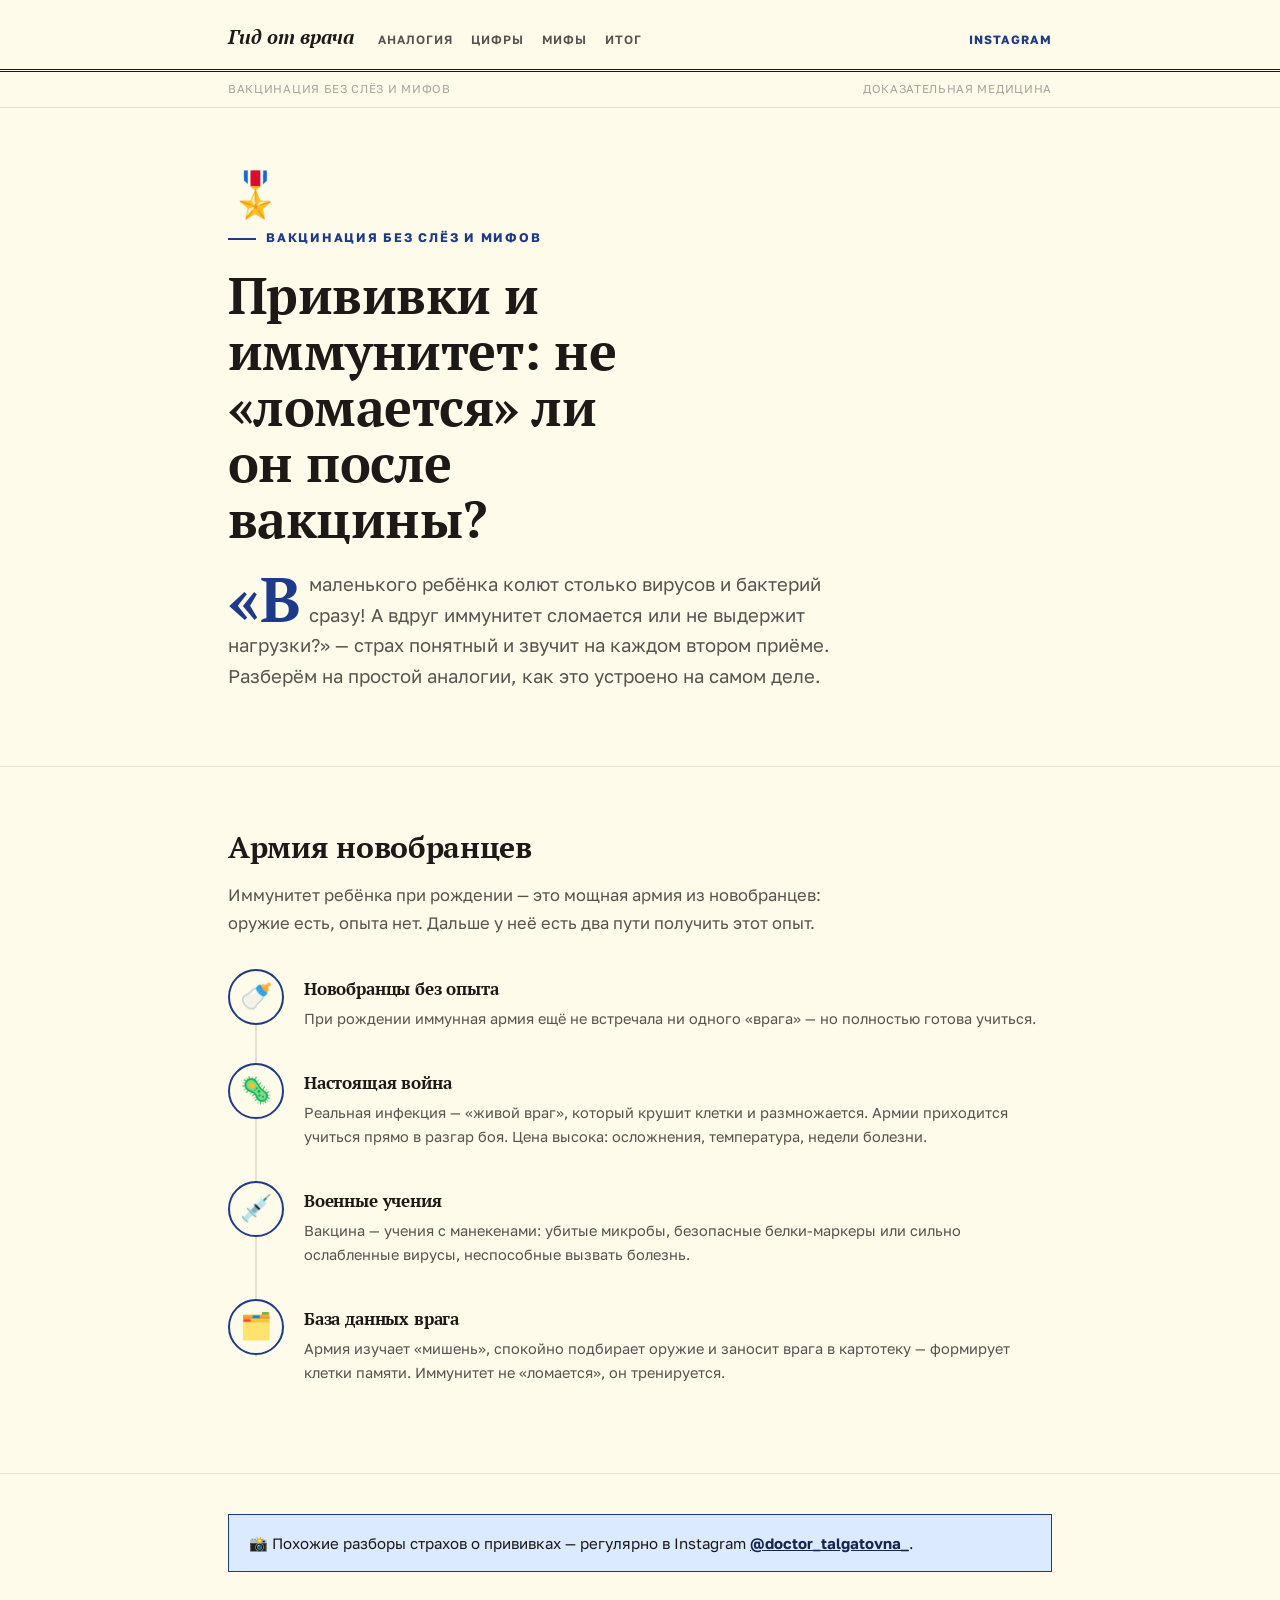
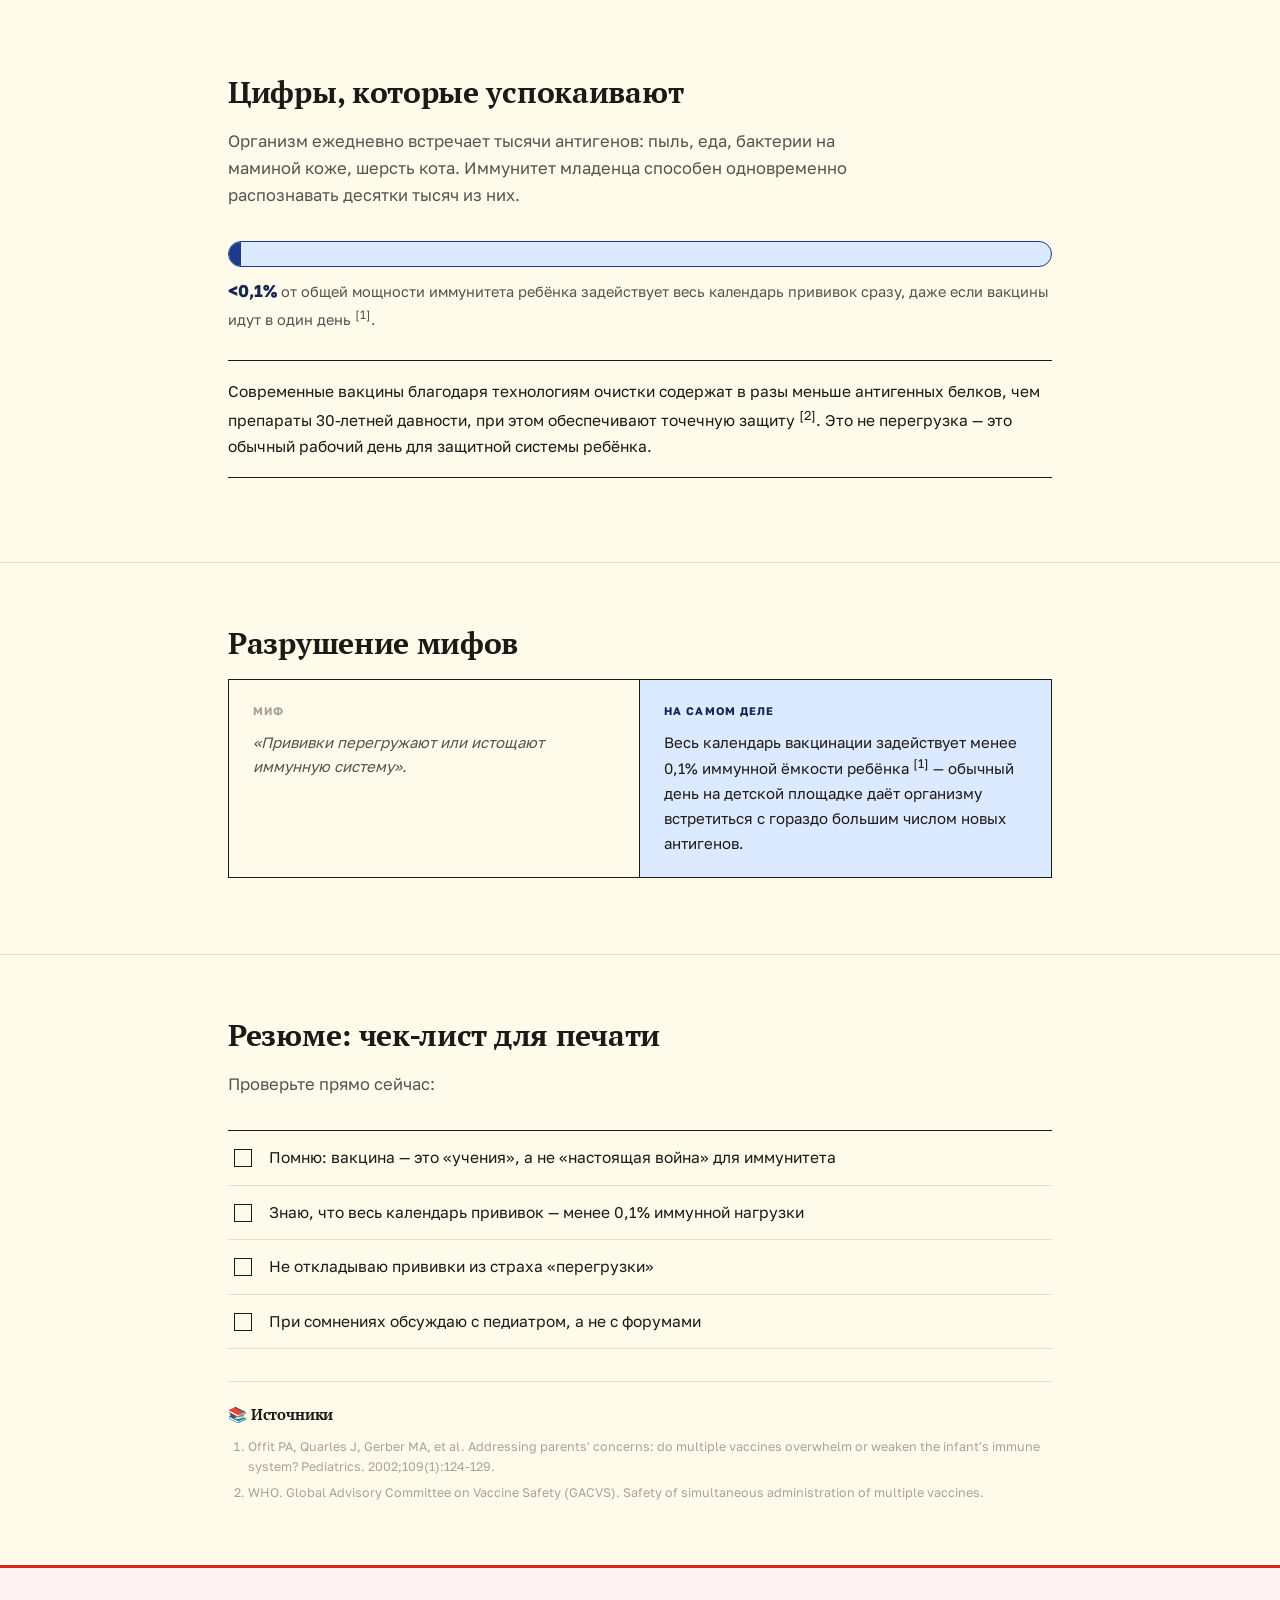
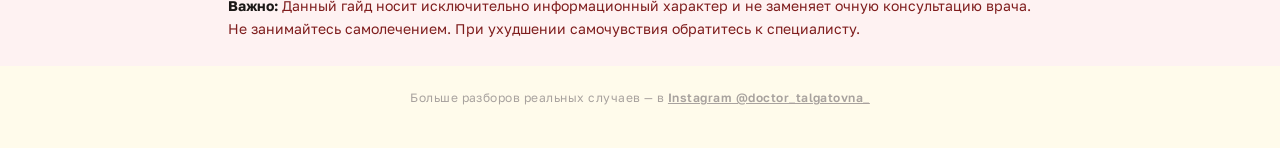
<file: web/privivki-immunitet.html>
<!DOCTYPE html>
<html lang="ru">
<head>
<meta charset="UTF-8">
<meta name="viewport" content="width=device-width, initial-scale=1">
<title>Прививки и иммунитет: не «ломается» ли он после вакцины?</title>
<link rel="stylesheet" href="style.css">
<style>
  /* Тема этого гайда: глубокий синий вместо янтаря/бирюзы — рубрика "Вакцинация" */
  body.theme-privivki {
    --accent: #1e3a8a;
    --accent-deep: #172554;
    --tint-bg: #dbeafe;
  }
</style>
</head>
<body class="theme-privivki">

<header class="masthead">
  <div class="container">
    <a class="brand" href="#top">Гид от врача</a>
    <nav>
      <a href="#armiya">Аналогия</a>
      <a href="#cifry">Цифры</a>
      <a href="#mify">Мифы</a>
      <a href="#itog">Итог</a>
    </nav>
    <a class="ig-link" href="https://www.instagram.com/doctor_talgatovna_?igsh=bWFnMjVhcnZ3eXN3" target="_blank" rel="noopener">Instagram</a>
  </div>
</header>
<div class="issue-line">
  <div class="container">
    <span>Вакцинация без слёз и мифов</span>
    <span>Доказательная медицина</span>
  </div>
</div>

<section class="hero" id="top">
  <div class="container">
    <span class="hero-emoji">🎖️</span>
    <div class="eyebrow">Вакцинация без слёз и мифов</div>
    <h1>Прививки и иммунитет: не «ломается» ли он после вакцины?</h1>
    <p class="dek">«В маленького ребёнка колют столько вирусов и бактерий сразу! А вдруг иммунитет сломается или не выдержит нагрузки?» — страх понятный и звучит на каждом втором приёме. Разберём на простой аналогии, как это устроено на самом деле.</p>
  </div>
</section>

<section id="armiya">
  <div class="container">
    <div class="reveal">
      <h2>Армия новобранцев</h2>
      <p class="section-lead">Иммунитет ребёнка при рождении — это мощная армия из новобранцев: оружие есть, опыта нет. Дальше у неё есть два пути получить этот опыт.</p>
    </div>
    <div class="story-timeline">
      <div class="story-node reveal">
        <div class="story-icon">🍼</div>
        <div>
          <h3>Новобранцы без опыта</h3>
          <p>При рождении иммунная армия ещё не встречала ни одного «врага» — но полностью готова учиться.</p>
        </div>
      </div>
      <div class="story-node reveal">
        <div class="story-icon">🦠</div>
        <div>
          <h3>Настоящая война</h3>
          <p>Реальная инфекция — «живой враг», который крушит клетки и размножается. Армии приходится учиться прямо в разгар боя. Цена высока: осложнения, температура, недели болезни.</p>
        </div>
      </div>
      <div class="story-node reveal">
        <div class="story-icon">💉</div>
        <div>
          <h3>Военные учения</h3>
          <p>Вакцина — учения с манекенами: убитые микробы, безопасные белки-маркеры или сильно ослабленные вирусы, неспособные вызвать болезнь.</p>
        </div>
      </div>
      <div class="story-node reveal">
        <div class="story-icon">🗂️</div>
        <div>
          <h3>База данных врага</h3>
          <p>Армия изучает «мишень», спокойно подбирает оружие и заносит врага в картотеку — формирует клетки памяти. Иммунитет не «ломается», он тренируется.</p>
        </div>
      </div>
    </div>
  </div>
</section>

<div class="container">
  <div class="cta-inline reveal">
    📸 Похожие разборы страхов о прививках — регулярно в Instagram <a href="https://www.instagram.com/doctor_talgatovna_?igsh=bWFnMjVhcnZ3eXN3" target="_blank" rel="noopener"><strong>@doctor_talgatovna_</strong></a>.
  </div>
</div>

<section id="cifry">
  <div class="container">
    <div class="reveal">
      <h2>Цифры, которые успокаивают</h2>
      <p class="section-lead">Организм ежедневно встречает тысячи антигенов: пыль, еда, бактерии на маминой коже, шерсть кота. Иммунитет младенца способен одновременно распознавать десятки тысяч из них.</p>
    </div>
    <div class="meter reveal">
      <div class="meter-track" aria-hidden="true">
        <div class="meter-fill" style="width: 1.5%"></div>
      </div>
      <p class="meter-caption"><strong>&lt;0,1%</strong> от общей мощности иммунитета ребёнка задействует весь календарь прививок сразу, даже если вакцины идут в один день <sup>[1]</sup>.</p>
    </div>
    <div class="callout">
      Современные вакцины благодаря технологиям очистки содержат в разы меньше антигенных белков, чем препараты 30-летней давности, при этом обеспечивают точечную защиту <sup>[2]</sup>. Это не перегрузка — это обычный рабочий день для защитной системы ребёнка.
    </div>
  </div>
</section>

<section id="mify">
  <div class="container">
    <div class="reveal">
      <h2>Разрушение мифов</h2>
    </div>
    <div class="myth-pair reveal">
      <div class="myth">
        <span class="tag">Миф</span>
        <p>«Прививки перегружают или истощают иммунную систему».</p>
      </div>
      <div class="fact">
        <span class="tag">На самом деле</span>
        <p>Весь календарь вакцинации задействует менее 0,1% иммунной ёмкости ребёнка <sup>[1]</sup> — обычный день на детской площадке даёт организму встретиться с гораздо большим числом новых антигенов.</p>
      </div>
    </div>
  </div>
</section>

<section id="itog">
  <div class="container">
    <div class="reveal">
      <h2>Резюме: чек-лист для печати</h2>
      <p class="section-lead">Проверьте прямо сейчас:</p>
    </div>
    <ul class="checklist">
      <li class="reveal"><input type="checkbox" id="c1"><label for="c1">Помню: вакцина — это «учения», а не «настоящая война» для иммунитета</label></li>
      <li class="reveal"><input type="checkbox" id="c2"><label for="c2">Знаю, что весь календарь прививок — менее 0,1% иммунной нагрузки</label></li>
      <li class="reveal"><input type="checkbox" id="c3"><label for="c3">Не откладываю прививки из страха «перегрузки»</label></li>
      <li class="reveal"><input type="checkbox" id="c4"><label for="c4">При сомнениях обсуждаю с педиатром, а не с форумами</label></li>
    </ul>

    <div class="sources reveal">
      <h3>📚 Источники</h3>
      <ol>
        <li>Offit PA, Quarles J, Gerber MA, et al. Addressing parents' concerns: do multiple vaccines overwhelm or weaken the infant's immune system? Pediatrics. 2002;109(1):124-129.</li>
        <li>WHO. Global Advisory Committee on Vaccine Safety (GACVS). Safety of simultaneous administration of multiple vaccines.</li>
      </ol>
    </div>
  </div>
</section>

<footer class="disclaimer">
  <div class="container">
    <div class="box">
      <strong>Важно:</strong> Данный гайд носит исключительно информационный характер и не заменяет очную консультацию врача. Не занимайтесь самолечением. При ухудшении самочувствия обратитесь к специалисту.
    </div>
  </div>
</footer>
<div class="site-footer-meta">Больше разборов реальных случаев — в <a href="https://www.instagram.com/doctor_talgatovna_?igsh=bWFnMjVhcnZ3eXN3" target="_blank" rel="noopener">Instagram @doctor_talgatovna_</a></div>

<script>
(function () {
  var items = document.querySelectorAll('.reveal');
  var reduceMotion = window.matchMedia('(prefers-reduced-motion: reduce)').matches;

  if (reduceMotion || !('IntersectionObserver' in window)) {
    items.forEach(function (el) { el.classList.add('is-visible'); });
    return;
  }

  var observer = new IntersectionObserver(function (entries) {
    entries.forEach(function (entry) {
      if (entry.isIntersecting) {
        entry.target.classList.add('is-visible');
        observer.unobserve(entry.target);
      }
    });
  }, { threshold: 0.15, rootMargin: '0px 0px -60px 0px' });

  items.forEach(function (el) { observer.observe(el); });
})();
</script>

</body>
</html>
</file>
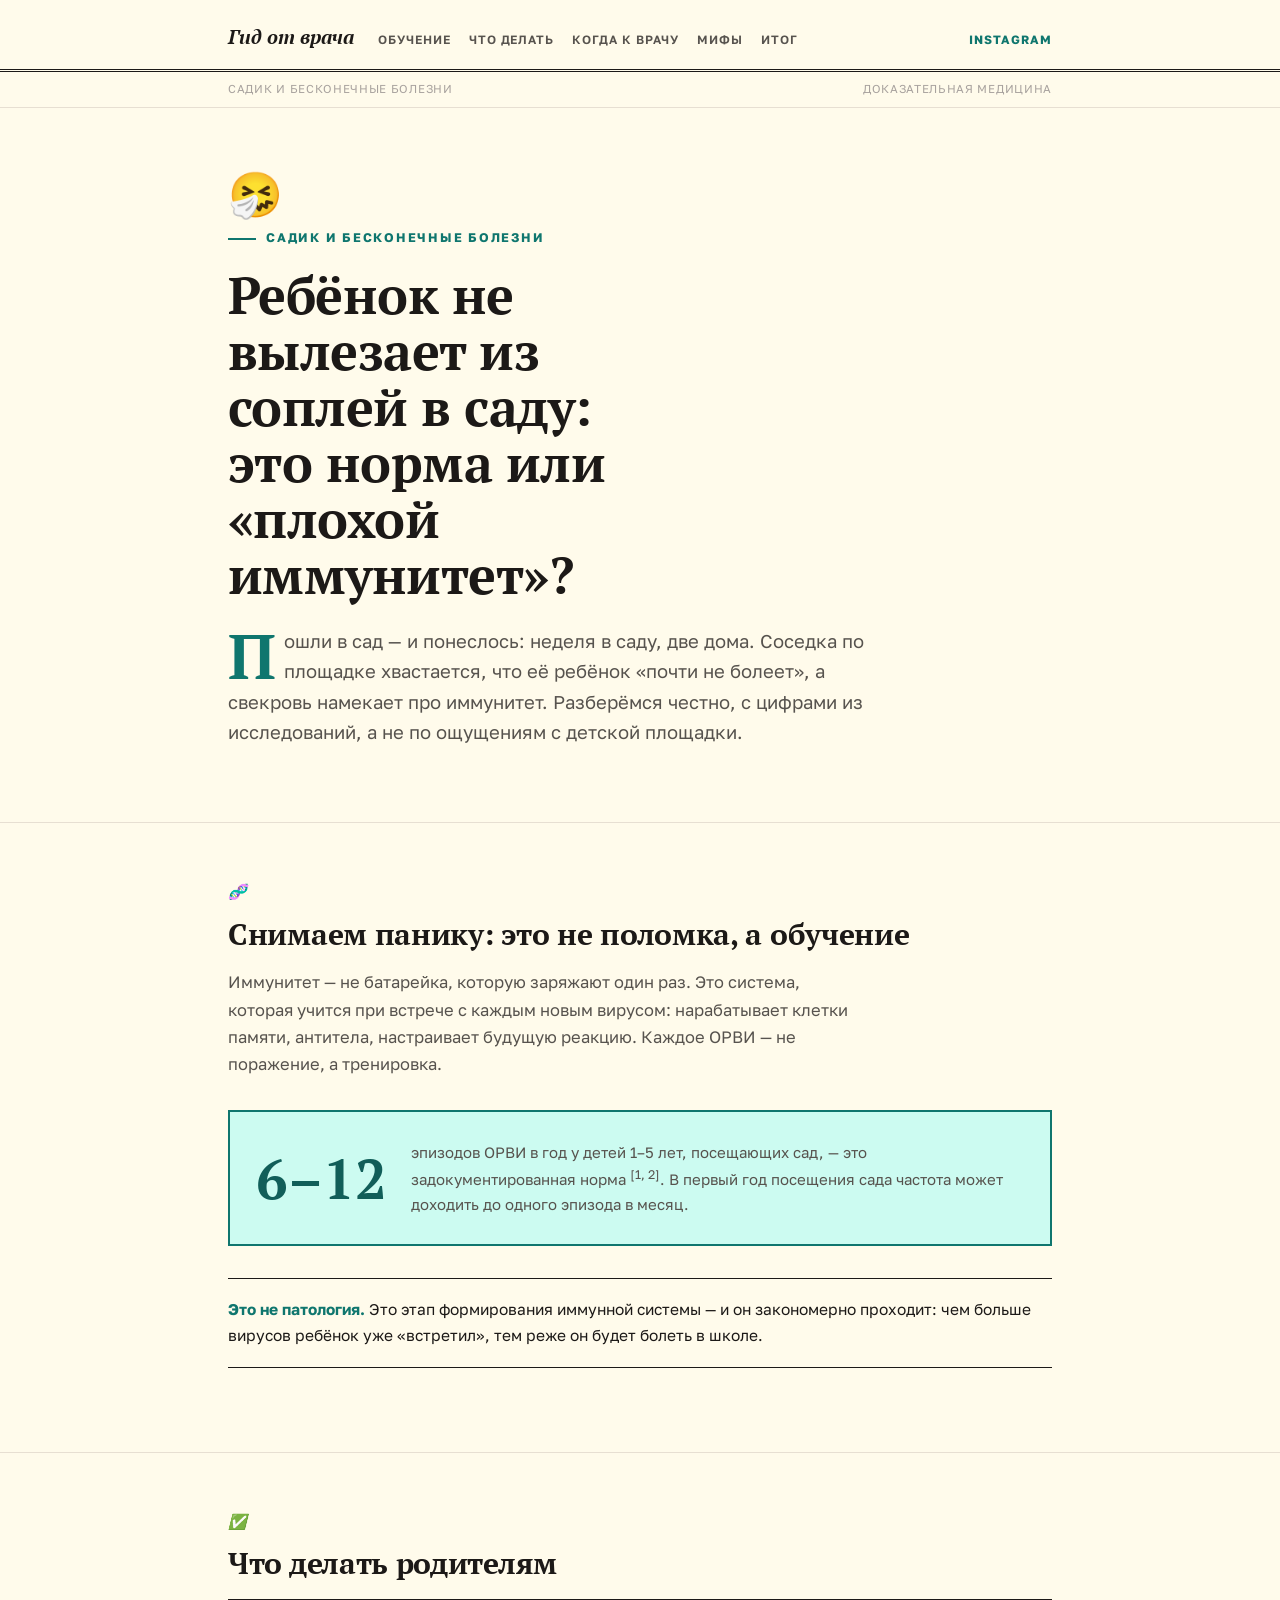
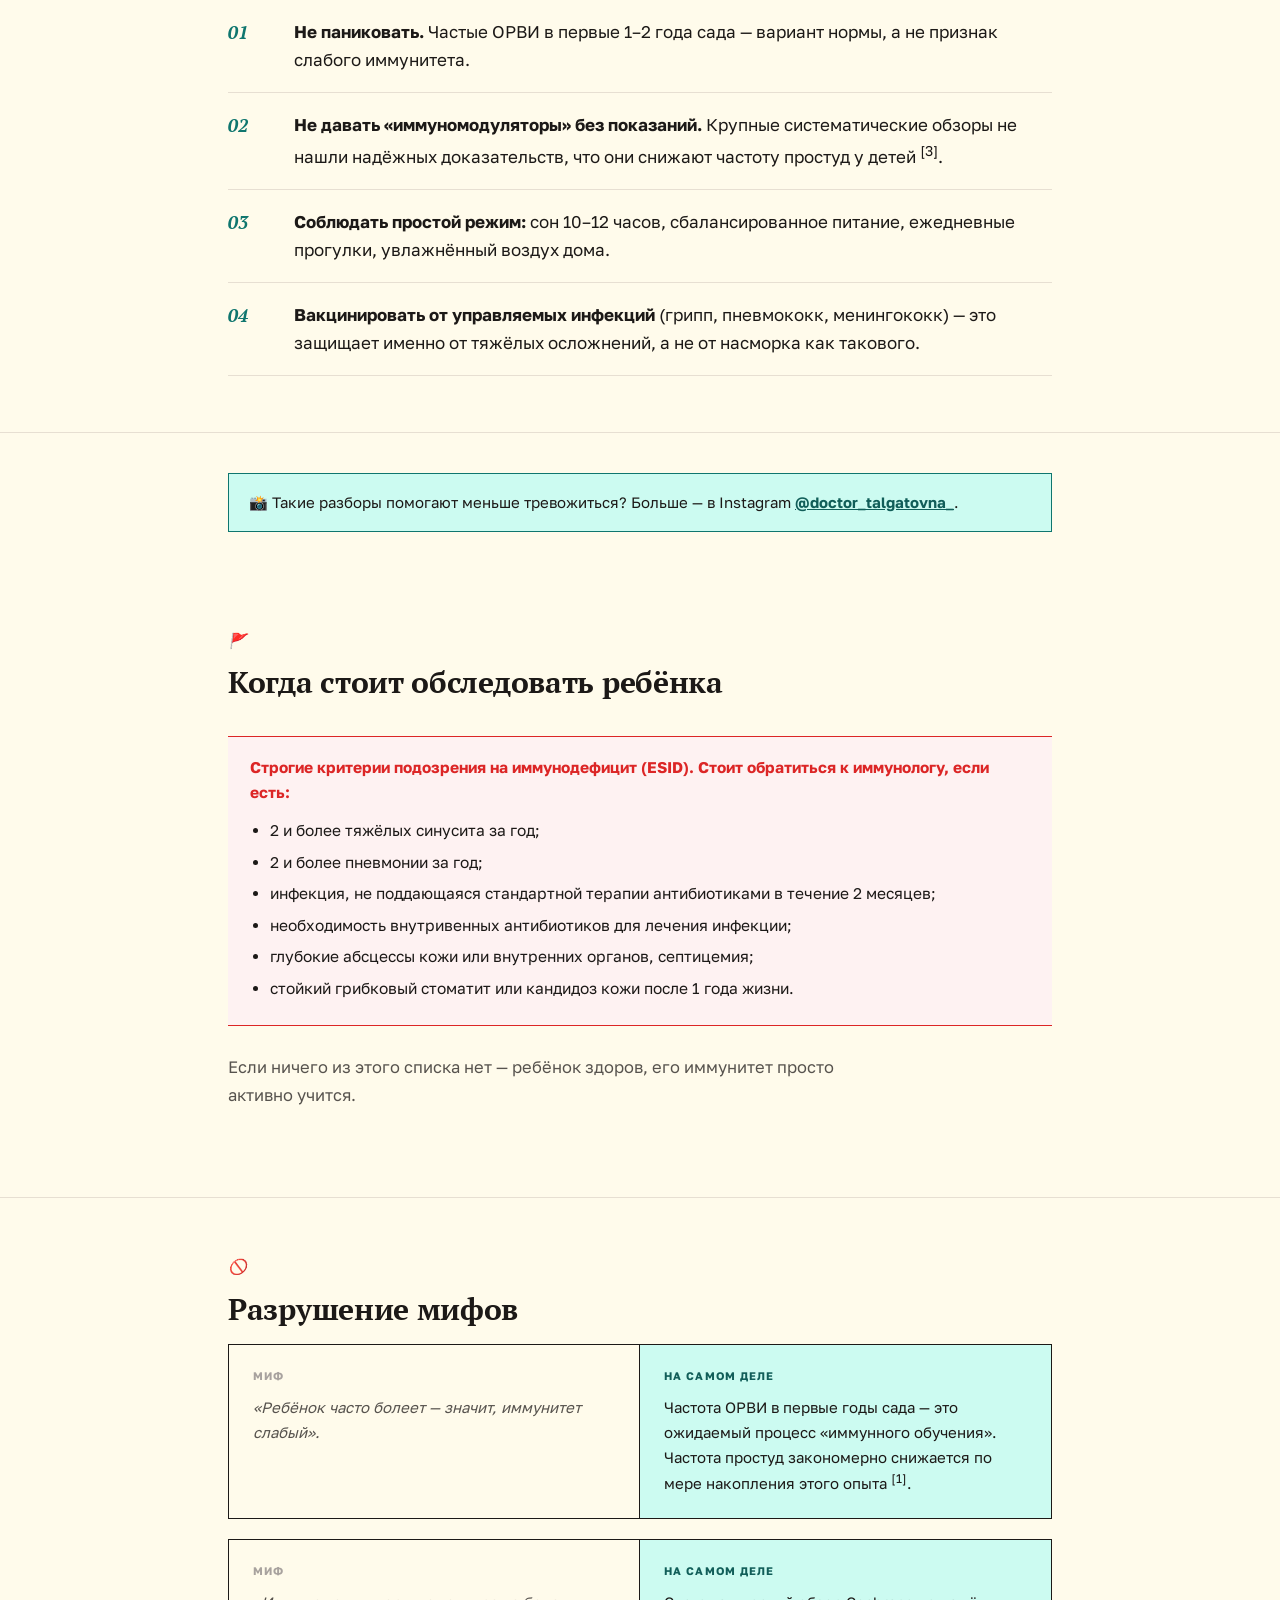
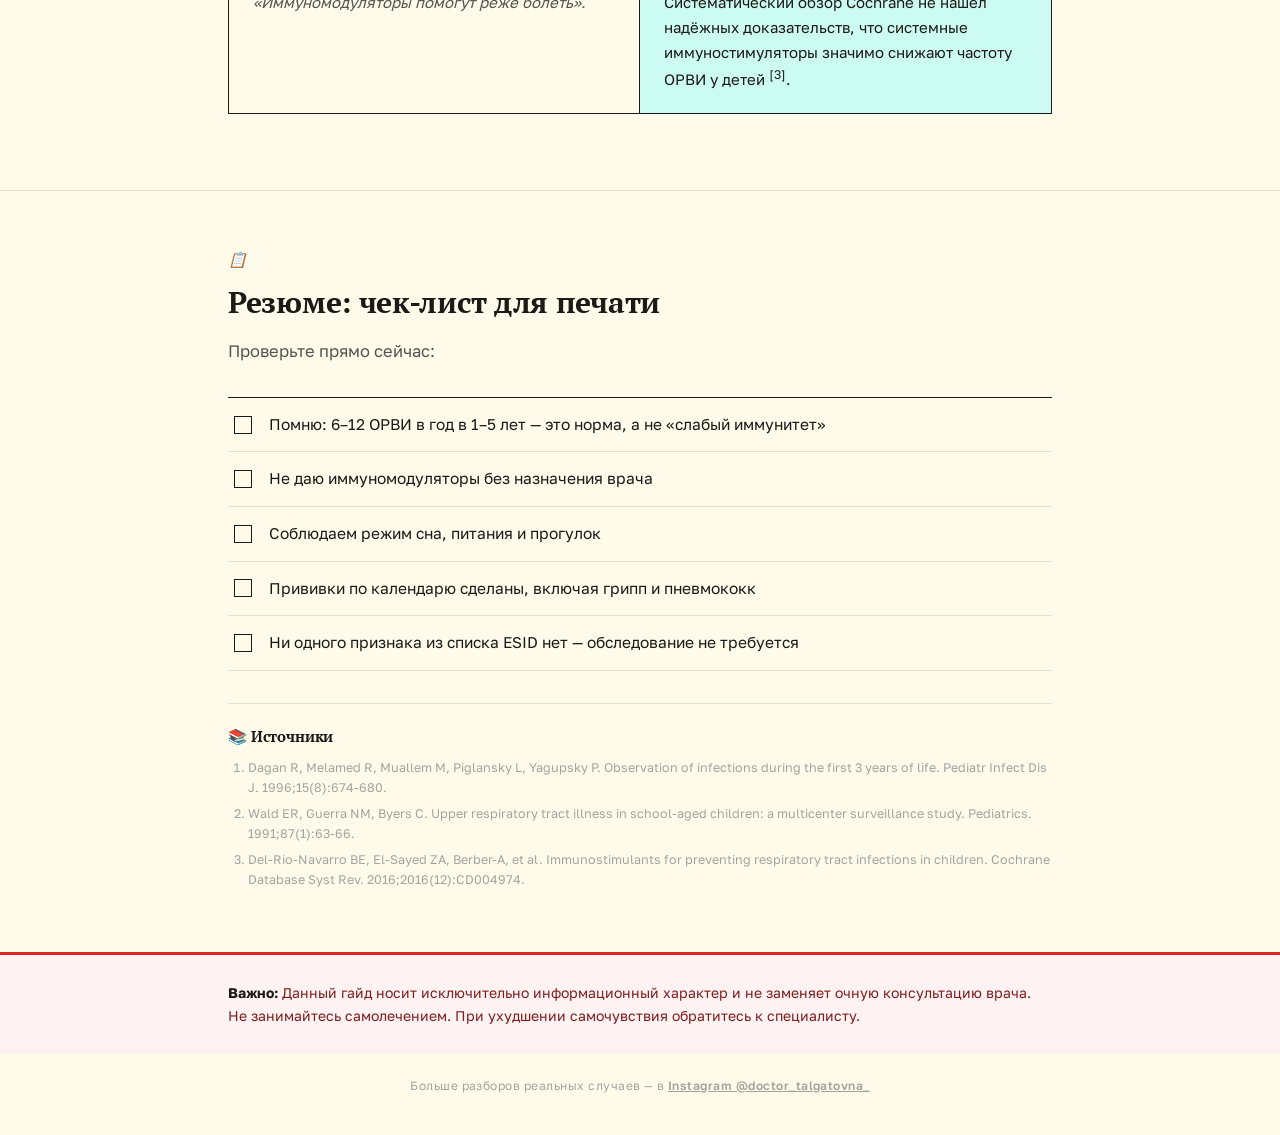
<file: web/sadik-ne-vylezaet-iz-soplej.html>
<!DOCTYPE html>
<html lang="ru">
<head>
<meta charset="UTF-8">
<meta name="viewport" content="width=device-width, initial-scale=1">
<title>Ребёнок не вылезает из соплей в саду — норма или «плохой иммунитет»?</title>
<link rel="stylesheet" href="style.css">
<style>
  /* Тема этого гайда: тёплая бирюза вместо янтаря — рубрика "Садик" выглядит визуально иначе */
  body.theme-sadik {
    --accent: #0f766e;
    --accent-deep: #115e59;
    --tint-bg: #ccfbf1;
  }
</style>
</head>
<body class="theme-sadik">

<header class="masthead">
  <div class="container">
    <a class="brand" href="#top">Гид от врача</a>
    <nav>
      <a href="#panika">Обучение</a>
      <a href="#delat">Что делать</a>
      <a href="#flagi">Когда к врачу</a>
      <a href="#mify">Мифы</a>
      <a href="#itog">Итог</a>
    </nav>
    <a class="ig-link" href="https://www.instagram.com/doctor_talgatovna_?igsh=bWFnMjVhcnZ3eXN3" target="_blank" rel="noopener">Instagram</a>
  </div>
</header>
<div class="issue-line">
  <div class="container">
    <span>Садик и бесконечные болезни</span>
    <span>Доказательная медицина</span>
  </div>
</div>

<section class="hero" id="top">
  <div class="container">
    <span class="hero-emoji">🤧</span>
    <div class="eyebrow">Садик и бесконечные болезни</div>
    <h1>Ребёнок не вылезает из соплей в саду: это норма или «плохой иммунитет»?</h1>
    <p class="dek">Пошли в сад — и понеслось: неделя в саду, две дома. Соседка по площадке хвастается, что её ребёнок «почти не болеет», а свекровь намекает про иммунитет. Разберёмся честно, с цифрами из исследований, а не по ощущениям с детской площадки.</p>
  </div>
</section>

<section id="panika">
  <div class="container">
    <div class="reveal">
      <div class="kicker"><span class="no">🧬</span></div>
      <h2>Снимаем панику: это не поломка, а обучение</h2>
      <p class="section-lead">Иммунитет — не батарейка, которую заряжают один раз. Это система, которая учится при встрече с каждым новым вирусом: нарабатывает клетки памяти, антитела, настраивает будущую реакцию. Каждое ОРВИ — не поражение, а тренировка.</p>
    </div>
    <div class="stat-block reveal">
      <span class="stat-number">6–12</span>
      <span class="stat-label">эпизодов ОРВИ в год у детей 1–5 лет, посещающих сад, — это задокументированная норма <sup>[1, 2]</sup>. В первый год посещения сада частота может доходить до одного эпизода в месяц.</span>
    </div>
    <div class="callout">
      <strong>Это не патология.</strong> Это этап формирования иммунной системы — и он закономерно проходит: чем больше вирусов ребёнок уже «встретил», тем реже он будет болеть в школе.
    </div>
  </div>
</section>

<section id="delat">
  <div class="container">
    <div class="reveal">
      <div class="kicker"><span class="no">✅</span></div>
      <h2>Что делать родителям</h2>
    </div>
    <ol class="steps">
      <li class="reveal"><div><strong>Не паниковать.</strong> Частые ОРВИ в первые 1–2 года сада — вариант нормы, а не признак слабого иммунитета.</div></li>
      <li class="reveal"><div><strong>Не давать «иммуномодуляторы» без показаний.</strong> Крупные систематические обзоры не нашли надёжных доказательств, что они снижают частоту простуд у детей <sup>[3]</sup>.</div></li>
      <li class="reveal"><div><strong>Соблюдать простой режим:</strong> сон 10–12 часов, сбалансированное питание, ежедневные прогулки, увлажнённый воздух дома.</div></li>
      <li class="reveal"><div><strong>Вакцинировать от управляемых инфекций</strong> (грипп, пневмококк, менингококк) — это защищает именно от тяжёлых осложнений, а не от насморка как такового.</div></li>
    </ol>
  </div>
</section>

<div class="container">
  <div class="cta-inline reveal">
    📸 Такие разборы помогают меньше тревожиться? Больше — в Instagram <a href="https://www.instagram.com/doctor_talgatovna_?igsh=bWFnMjVhcnZ3eXN3" target="_blank" rel="noopener"><strong>@doctor_talgatovna_</strong></a>.
  </div>
</div>

<section id="flagi">
  <div class="container">
    <div class="reveal">
      <div class="kicker"><span class="no">🚩</span></div>
      <h2>Когда стоит обследовать ребёнка</h2>
    </div>
    <div class="callout warning">
      <strong>Строгие критерии подозрения на иммунодефицит (ESID). Стоит обратиться к иммунологу, если есть:</strong>
      <ul class="flag-list">
        <li>2 и более тяжёлых синусита за год;</li>
        <li>2 и более пневмонии за год;</li>
        <li>инфекция, не поддающаяся стандартной терапии антибиотиками в течение 2 месяцев;</li>
        <li>необходимость внутривенных антибиотиков для лечения инфекции;</li>
        <li>глубокие абсцессы кожи или внутренних органов, септицемия;</li>
        <li>стойкий грибковый стоматит или кандидоз кожи после 1 года жизни.</li>
      </ul>
    </div>
    <p class="section-lead">Если ничего из этого списка нет — ребёнок здоров, его иммунитет просто активно учится.</p>
  </div>
</section>

<section id="mify">
  <div class="container">
    <div class="reveal">
      <div class="kicker"><span class="no">🚫</span></div>
      <h2>Разрушение мифов</h2>
    </div>
    <div class="myth-pair reveal">
      <div class="myth">
        <span class="tag">Миф</span>
        <p>«Ребёнок часто болеет — значит, иммунитет слабый».</p>
      </div>
      <div class="fact">
        <span class="tag">На самом деле</span>
        <p>Частота ОРВИ в первые годы сада — это ожидаемый процесс «иммунного обучения». Частота простуд закономерно снижается по мере накопления этого опыта <sup>[1]</sup>.</p>
      </div>
    </div>
    <div class="myth-pair reveal">
      <div class="myth">
        <span class="tag">Миф</span>
        <p>«Иммуномодуляторы помогут реже болеть».</p>
      </div>
      <div class="fact">
        <span class="tag">На самом деле</span>
        <p>Систематический обзор Cochrane не нашёл надёжных доказательств, что системные иммуностимуляторы значимо снижают частоту ОРВИ у детей <sup>[3]</sup>.</p>
      </div>
    </div>
  </div>
</section>

<section id="itog">
  <div class="container">
    <div class="reveal">
      <div class="kicker"><span class="no">📋</span></div>
      <h2>Резюме: чек-лист для печати</h2>
      <p class="section-lead">Проверьте прямо сейчас:</p>
    </div>
    <ul class="checklist">
      <li class="reveal"><input type="checkbox" id="c1"><label for="c1">Помню: 6–12 ОРВИ в год в 1–5 лет — это норма, а не «слабый иммунитет»</label></li>
      <li class="reveal"><input type="checkbox" id="c2"><label for="c2">Не даю иммуномодуляторы без назначения врача</label></li>
      <li class="reveal"><input type="checkbox" id="c3"><label for="c3">Соблюдаем режим сна, питания и прогулок</label></li>
      <li class="reveal"><input type="checkbox" id="c4"><label for="c4">Прививки по календарю сделаны, включая грипп и пневмококк</label></li>
      <li class="reveal"><input type="checkbox" id="c5"><label for="c5">Ни одного признака из списка ESID нет — обследование не требуется</label></li>
    </ul>

    <div class="sources reveal">
      <h3>📚 Источники</h3>
      <ol>
        <li>Dagan R, Melamed R, Muallem M, Piglansky L, Yagupsky P. Observation of infections during the first 3 years of life. Pediatr Infect Dis J. 1996;15(8):674-680.</li>
        <li>Wald ER, Guerra NM, Byers C. Upper respiratory tract illness in school-aged children: a multicenter surveillance study. Pediatrics. 1991;87(1):63-66.</li>
        <li>Del-Rio-Navarro BE, El-Sayed ZA, Berber-A, et al. Immunostimulants for preventing respiratory tract infections in children. Cochrane Database Syst Rev. 2016;2016(12):CD004974.</li>
      </ol>
    </div>
  </div>
</section>

<footer class="disclaimer">
  <div class="container">
    <div class="box">
      <strong>Важно:</strong> Данный гайд носит исключительно информационный характер и не заменяет очную консультацию врача. Не занимайтесь самолечением. При ухудшении самочувствия обратитесь к специалисту.
    </div>
  </div>
</footer>
<div class="site-footer-meta">Больше разборов реальных случаев — в <a href="https://www.instagram.com/doctor_talgatovna_?igsh=bWFnMjVhcnZ3eXN3" target="_blank" rel="noopener">Instagram @doctor_talgatovna_</a></div>

<script>
(function () {
  var items = document.querySelectorAll('.reveal');
  var reduceMotion = window.matchMedia('(prefers-reduced-motion: reduce)').matches;

  if (reduceMotion || !('IntersectionObserver' in window)) {
    items.forEach(function (el) { el.classList.add('is-visible'); });
    return;
  }

  var observer = new IntersectionObserver(function (entries) {
    entries.forEach(function (entry) {
      if (entry.isIntersecting) {
        entry.target.classList.add('is-visible');
        observer.unobserve(entry.target);
      }
    });
  }, { threshold: 0.15, rootMargin: '0px 0px -60px 0px' });

  items.forEach(function (el) { observer.observe(el); });
})();
</script>

</body>
</html>
</file>
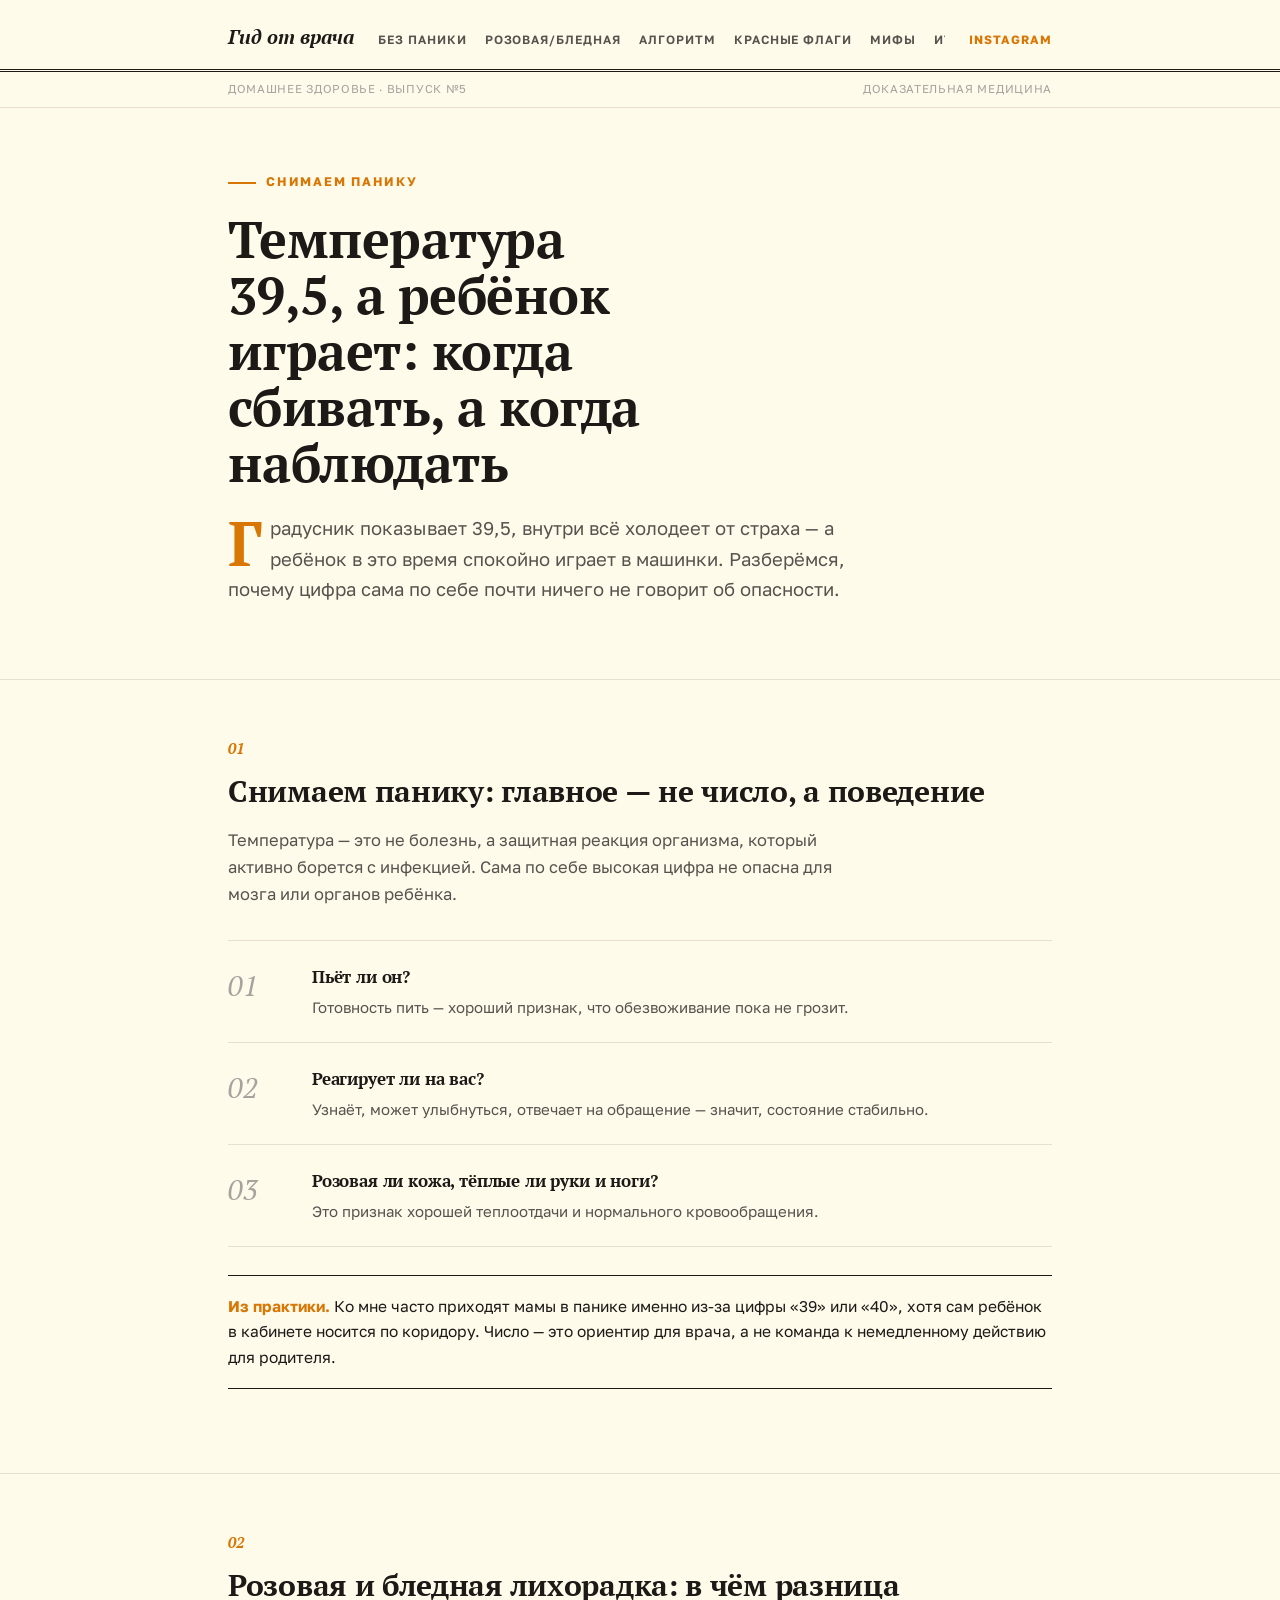
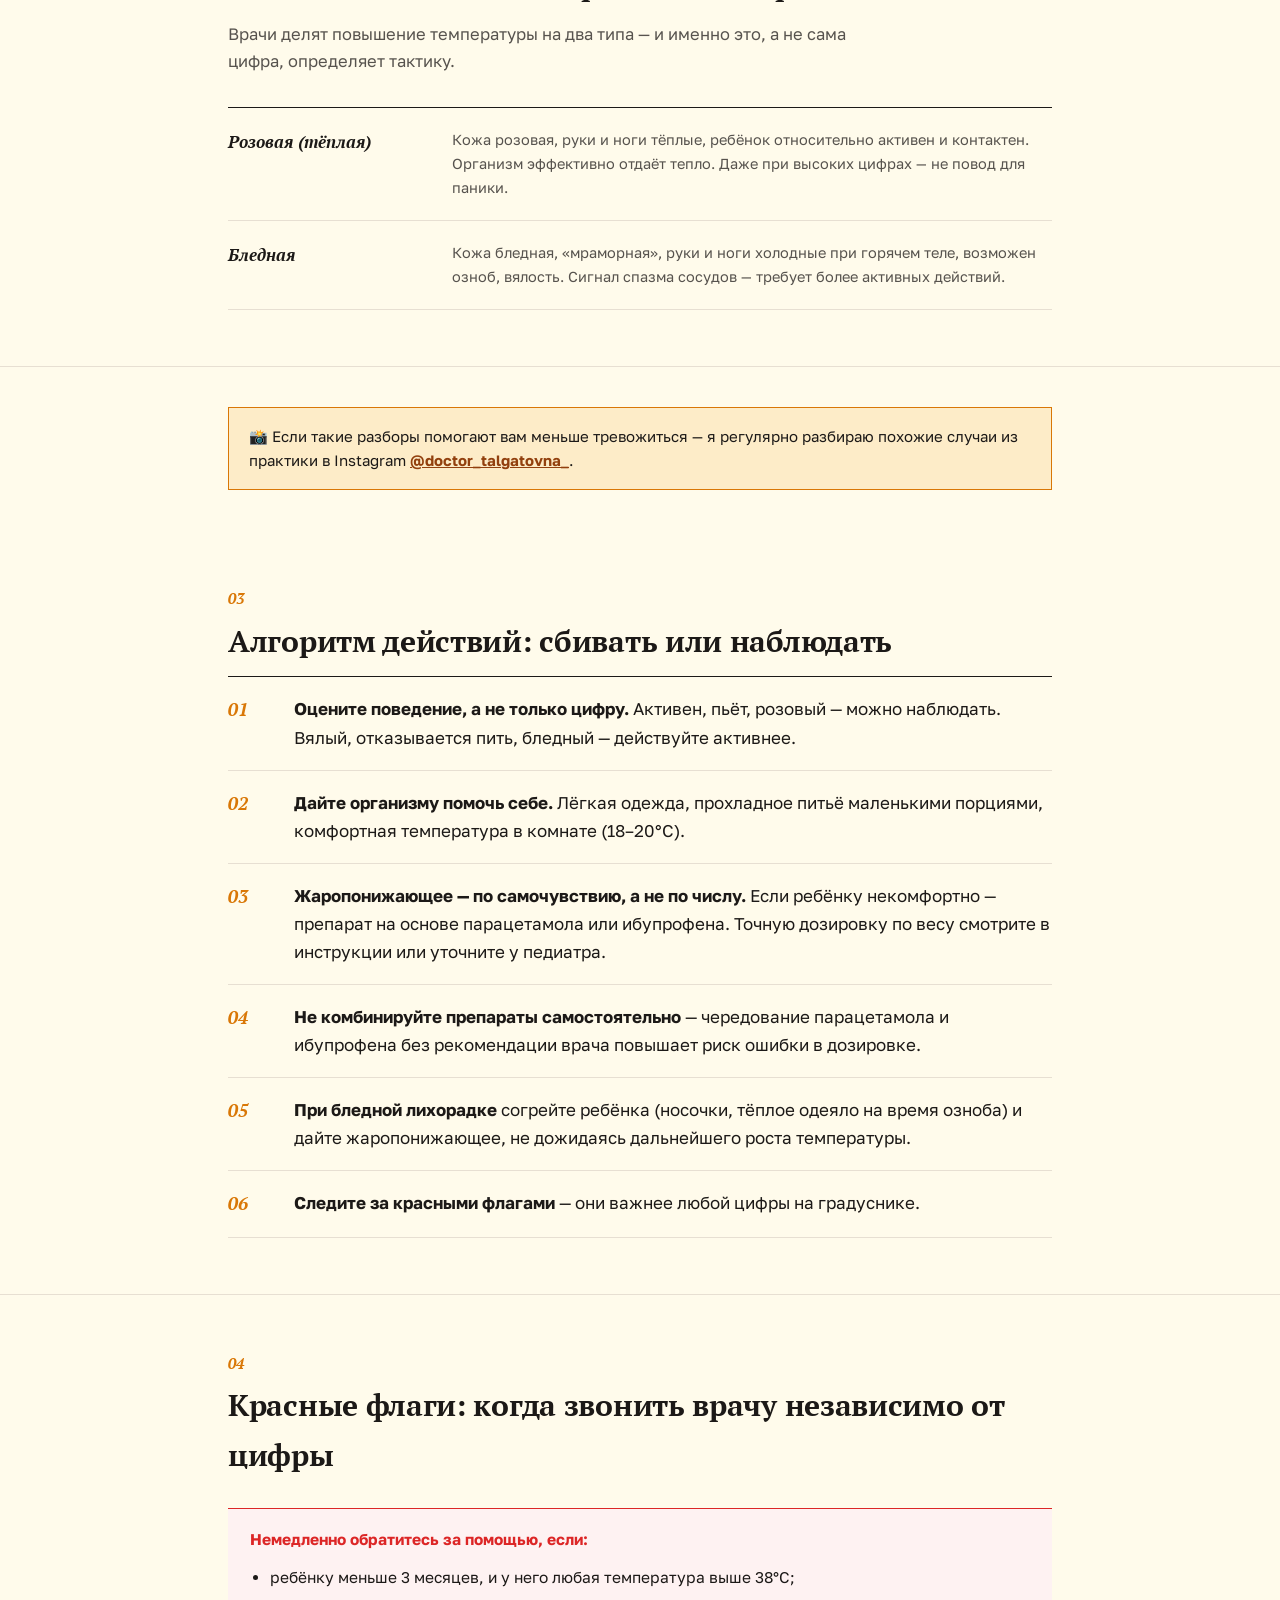
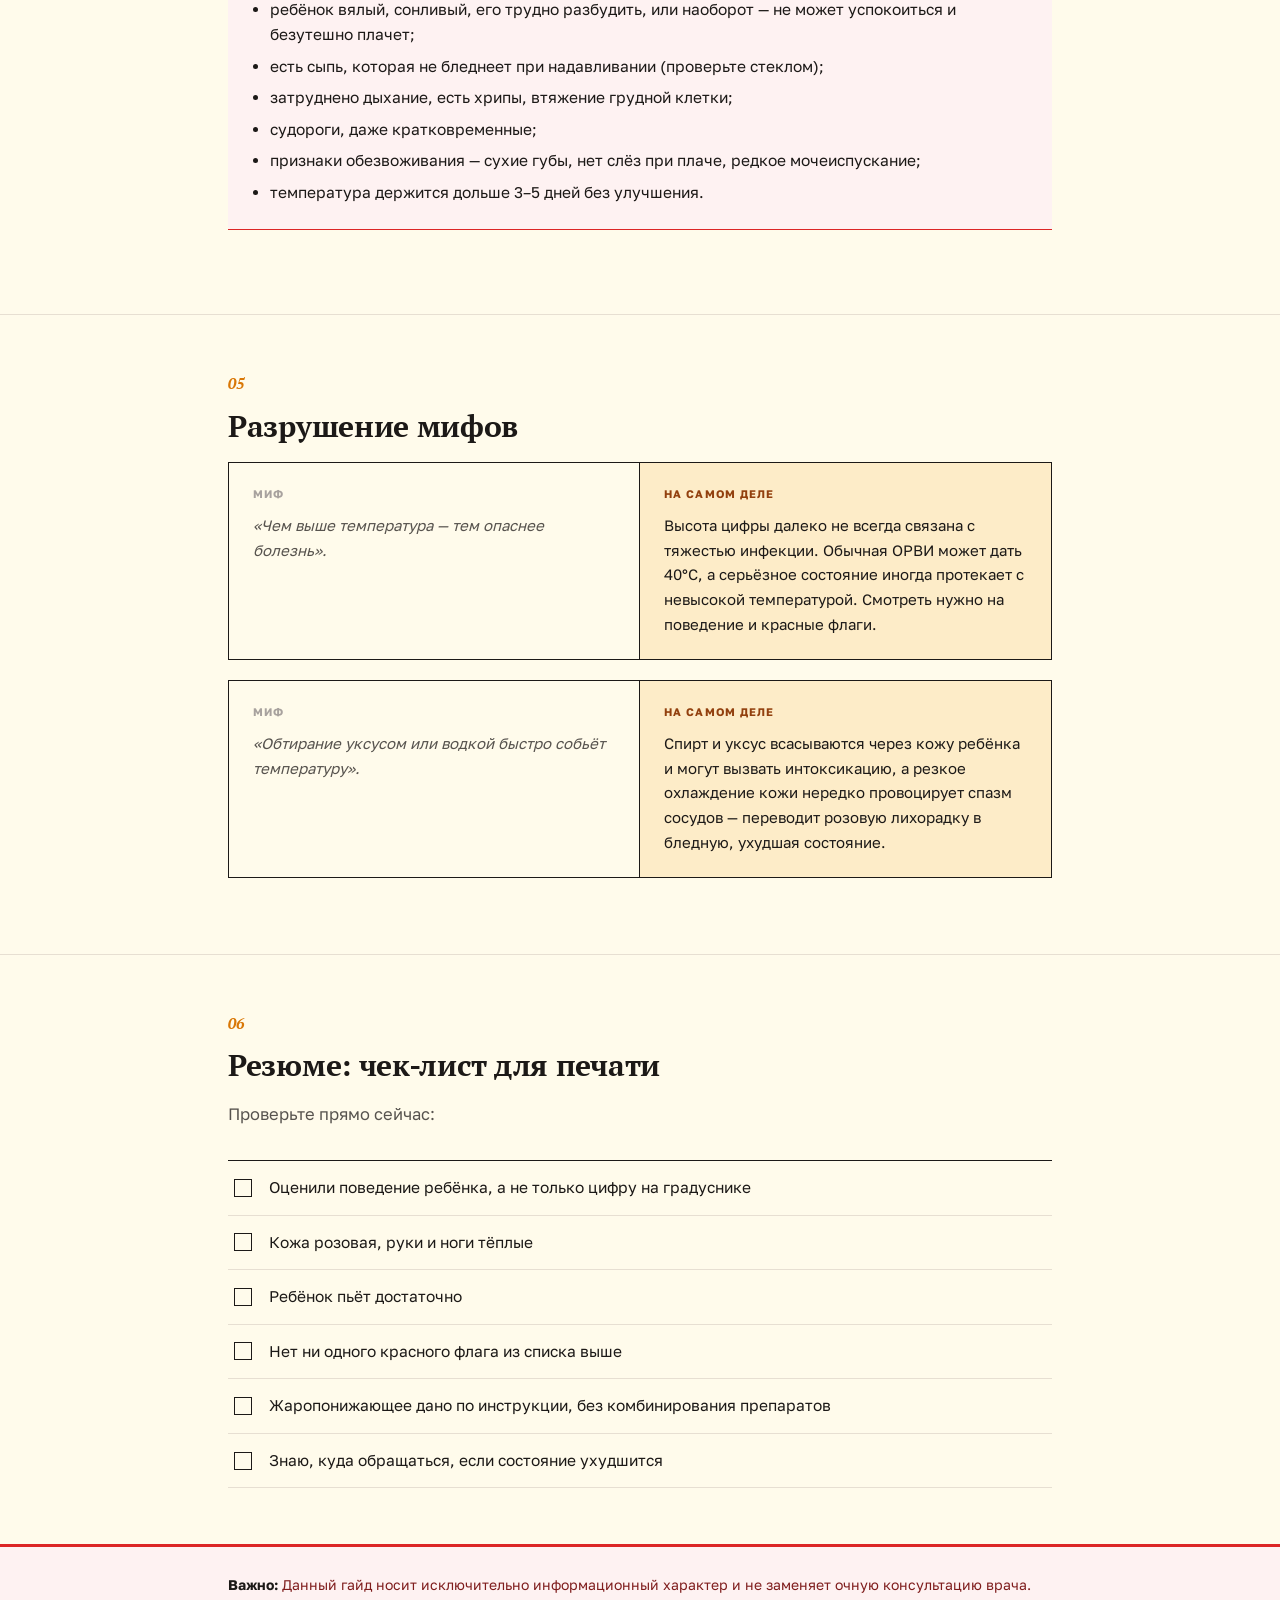
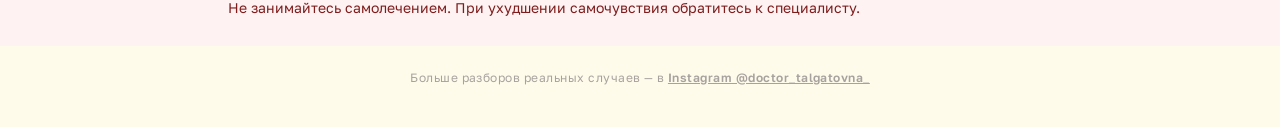
<file: web/temperatura-rebenok-igraet.html>
<!DOCTYPE html>
<html lang="ru">
<head>
<meta charset="UTF-8">
<meta name="viewport" content="width=device-width, initial-scale=1">
<title>Температура 39,5, а ребёнок играет — когда сбивать, а когда наблюдать</title>
<link rel="stylesheet" href="style.css">
</head>
<body>

<header class="masthead">
  <div class="container">
    <a class="brand" href="#top">Гид от врача</a>
    <nav>
      <a href="#panika">Без паники</a>
      <a href="#sravnenie">Розовая/бледная</a>
      <a href="#algoritm">Алгоритм</a>
      <a href="#flagi">Красные флаги</a>
      <a href="#mify">Мифы</a>
      <a href="#itog">Итог</a>
    </nav>
    <a class="ig-link" href="https://www.instagram.com/doctor_talgatovna_?igsh=bWFnMjVhcnZ3eXN3" target="_blank" rel="noopener">Instagram</a>
  </div>
</header>
<div class="issue-line">
  <div class="container">
    <span>Домашнее здоровье · Выпуск №5</span>
    <span>Доказательная медицина</span>
  </div>
</div>

<section class="hero" id="top">
  <div class="container">
    <div class="eyebrow">Снимаем панику</div>
    <h1>Температура 39,5, а ребёнок играет: когда сбивать, а когда наблюдать</h1>
    <p class="dek">Градусник показывает 39,5, внутри всё холодеет от страха — а ребёнок в это время спокойно играет в машинки. Разберёмся, почему цифра сама по себе почти ничего не говорит об опасности.</p>
  </div>
</section>

<section id="panika">
  <div class="container">
    <div class="reveal">
      <div class="kicker"><span class="no">01</span></div>
      <h2>Снимаем панику: главное — не число, а поведение</h2>
      <p class="section-lead">Температура — это не болезнь, а защитная реакция организма, который активно борется с инфекцией. Сама по себе высокая цифра не опасна для мозга или органов ребёнка.</p>
    </div>
    <div class="numbered-list">
      <div class="numbered-item reveal">
        <div class="num">01</div>
        <div>
          <h3>Пьёт ли он?</h3>
          <p>Готовность пить — хороший признак, что обезвоживание пока не грозит.</p>
        </div>
      </div>
      <div class="numbered-item reveal">
        <div class="num">02</div>
        <div>
          <h3>Реагирует ли на вас?</h3>
          <p>Узнаёт, может улыбнуться, отвечает на обращение — значит, состояние стабильно.</p>
        </div>
      </div>
      <div class="numbered-item reveal">
        <div class="num">03</div>
        <div>
          <h3>Розовая ли кожа, тёплые ли руки и ноги?</h3>
          <p>Это признак хорошей теплоотдачи и нормального кровообращения.</p>
        </div>
      </div>
    </div>
    <div class="callout">
      <strong>Из практики.</strong> Ко мне часто приходят мамы в панике именно из-за цифры «39» или «40», хотя сам ребёнок в кабинете носится по коридору. Число — это ориентир для врача, а не команда к немедленному действию для родителя.
    </div>
  </div>
</section>

<section id="sravnenie">
  <div class="container">
    <div class="reveal">
      <div class="kicker"><span class="no">02</span></div>
      <h2>Розовая и бледная лихорадка: в чём разница</h2>
      <p class="section-lead">Врачи делят повышение температуры на два типа — и именно это, а не сама цифра, определяет тактику.</p>
    </div>
    <div class="situations">
      <div class="situation-row reveal">
        <div class="who">Розовая (тёплая)</div>
        <div class="what">Кожа розовая, руки и ноги тёплые, ребёнок относительно активен и контактен. Организм эффективно отдаёт тепло. Даже при высоких цифрах — не повод для паники.</div>
      </div>
      <div class="situation-row reveal">
        <div class="who">Бледная</div>
        <div class="what">Кожа бледная, «мраморная», руки и ноги холодные при горячем теле, возможен озноб, вялость. Сигнал спазма сосудов — требует более активных действий.</div>
      </div>
    </div>
  </div>
</section>

<div class="container">
  <div class="cta-inline reveal">
    📸 Если такие разборы помогают вам меньше тревожиться — я регулярно разбираю похожие случаи из практики в Instagram <a href="https://www.instagram.com/doctor_talgatovna_?igsh=bWFnMjVhcnZ3eXN3" target="_blank" rel="noopener"><strong>@doctor_talgatovna_</strong></a>.
  </div>
</div>

<section id="algoritm">
  <div class="container">
    <div class="reveal">
      <div class="kicker"><span class="no">03</span></div>
      <h2>Алгоритм действий: сбивать или наблюдать</h2>
    </div>
    <ol class="steps">
      <li class="reveal"><div><strong>Оцените поведение, а не только цифру.</strong> Активен, пьёт, розовый — можно наблюдать. Вялый, отказывается пить, бледный — действуйте активнее.</div></li>
      <li class="reveal"><div><strong>Дайте организму помочь себе.</strong> Лёгкая одежда, прохладное питьё маленькими порциями, комфортная температура в комнате (18–20°C).</div></li>
      <li class="reveal"><div><strong>Жаропонижающее — по самочувствию, а не по числу.</strong> Если ребёнку некомфортно — препарат на основе парацетамола или ибупрофена. Точную дозировку по весу смотрите в инструкции или уточните у педиатра.</div></li>
      <li class="reveal"><div><strong>Не комбинируйте препараты самостоятельно</strong> — чередование парацетамола и ибупрофена без рекомендации врача повышает риск ошибки в дозировке.</div></li>
      <li class="reveal"><div><strong>При бледной лихорадке</strong> согрейте ребёнка (носочки, тёплое одеяло на время озноба) и дайте жаропонижающее, не дожидаясь дальнейшего роста температуры.</div></li>
      <li class="reveal"><div><strong>Следите за красными флагами</strong> — они важнее любой цифры на градуснике.</div></li>
    </ol>
  </div>
</section>

<section id="flagi">
  <div class="container">
    <div class="reveal">
      <div class="kicker"><span class="no">04</span></div>
      <h2>Красные флаги: когда звонить врачу независимо от цифры</h2>
    </div>
    <div class="callout warning">
      <strong>Немедленно обратитесь за помощью, если:</strong>
      <ul class="flag-list">
        <li>ребёнку меньше 3 месяцев, и у него любая температура выше 38°C;</li>
        <li>ребёнок вялый, сонливый, его трудно разбудить, или наоборот — не может успокоиться и безутешно плачет;</li>
        <li>есть сыпь, которая не бледнеет при надавливании (проверьте стеклом);</li>
        <li>затруднено дыхание, есть хрипы, втяжение грудной клетки;</li>
        <li>судороги, даже кратковременные;</li>
        <li>признаки обезвоживания — сухие губы, нет слёз при плаче, редкое мочеиспускание;</li>
        <li>температура держится дольше 3–5 дней без улучшения.</li>
      </ul>
    </div>
  </div>
</section>

<section id="mify">
  <div class="container">
    <div class="reveal">
      <div class="kicker"><span class="no">05</span></div>
      <h2>Разрушение мифов</h2>
    </div>
    <div class="myth-pair reveal">
      <div class="myth">
        <span class="tag">Миф</span>
        <p>«Чем выше температура — тем опаснее болезнь».</p>
      </div>
      <div class="fact">
        <span class="tag">На самом деле</span>
        <p>Высота цифры далеко не всегда связана с тяжестью инфекции. Обычная ОРВИ может дать 40°C, а серьёзное состояние иногда протекает с невысокой температурой. Смотреть нужно на поведение и красные флаги.</p>
      </div>
    </div>
    <div class="myth-pair reveal">
      <div class="myth">
        <span class="tag">Миф</span>
        <p>«Обтирание уксусом или водкой быстро собьёт температуру».</p>
      </div>
      <div class="fact">
        <span class="tag">На самом деле</span>
        <p>Спирт и уксус всасываются через кожу ребёнка и могут вызвать интоксикацию, а резкое охлаждение кожи нередко провоцирует спазм сосудов — переводит розовую лихорадку в бледную, ухудшая состояние.</p>
      </div>
    </div>
  </div>
</section>

<section id="itog">
  <div class="container">
    <div class="reveal">
      <div class="kicker"><span class="no">06</span></div>
      <h2>Резюме: чек-лист для печати</h2>
      <p class="section-lead">Проверьте прямо сейчас:</p>
    </div>
    <ul class="checklist">
      <li class="reveal"><input type="checkbox" id="c1"><label for="c1">Оценили поведение ребёнка, а не только цифру на градуснике</label></li>
      <li class="reveal"><input type="checkbox" id="c2"><label for="c2">Кожа розовая, руки и ноги тёплые</label></li>
      <li class="reveal"><input type="checkbox" id="c3"><label for="c3">Ребёнок пьёт достаточно</label></li>
      <li class="reveal"><input type="checkbox" id="c4"><label for="c4">Нет ни одного красного флага из списка выше</label></li>
      <li class="reveal"><input type="checkbox" id="c5"><label for="c5">Жаропонижающее дано по инструкции, без комбинирования препаратов</label></li>
      <li class="reveal"><input type="checkbox" id="c6"><label for="c6">Знаю, куда обращаться, если состояние ухудшится</label></li>
    </ul>
  </div>
</section>

<footer class="disclaimer">
  <div class="container">
    <div class="box">
      <strong>Важно:</strong> Данный гайд носит исключительно информационный характер и не заменяет очную консультацию врача. Не занимайтесь самолечением. При ухудшении самочувствия обратитесь к специалисту.
    </div>
  </div>
</footer>
<div class="site-footer-meta">Больше разборов реальных случаев — в <a href="https://www.instagram.com/doctor_talgatovna_?igsh=bWFnMjVhcnZ3eXN3" target="_blank" rel="noopener">Instagram @doctor_talgatovna_</a></div>

<script>
(function () {
  var items = document.querySelectorAll('.reveal');
  var reduceMotion = window.matchMedia('(prefers-reduced-motion: reduce)').matches;

  if (reduceMotion || !('IntersectionObserver' in window)) {
    items.forEach(function (el) { el.classList.add('is-visible'); });
    return;
  }

  var observer = new IntersectionObserver(function (entries) {
    entries.forEach(function (entry) {
      if (entry.isIntersecting) {
        entry.target.classList.add('is-visible');
        observer.unobserve(entry.target);
      }
    });
  }, { threshold: 0.15, rootMargin: '0px 0px -60px 0px' });

  items.forEach(function (el) { observer.observe(el); });
})();
</script>

</body>
</html>
</file>
<file: web/style.css>
@import url('https://fonts.googleapis.com/css2?family=Golos+Text:wght@400;500;600;700&family=PT+Serif:ital,wght@0,400;0,700;1,400;1,700&display=swap');

:root {
  --paper: #fffbeb;
  --paper-raised: #ffffff;
  --ink: #1c1917;
  --ink-soft: #57534e;
  --ink-faint: #a8a29e;
  --rule: #e7dfd2;
  --rule-strong: #1c1917;
  --accent: #d97706;
  --accent-deep: #92400e;
  --tint-bg: #fdecc8;
  --warn-bg: #fef2f2;
  --warn-border: #dc2626;
  --measure: 640px;
}

* { box-sizing: border-box; }

html { scroll-behavior: smooth; }

html, body {
  overflow-x: hidden;
  max-width: 100%;
}

body {
  margin: 0;
  background: var(--paper);
  color: var(--ink);
  font-family: "Golos Text", -apple-system, "Segoe UI", Roboto, sans-serif;
  font-size: 17px;
  line-height: 1.65;
}

a { color: var(--accent); }

h1, h2, h3 {
  font-family: "PT Serif", Georgia, serif;
  font-weight: 700;
  color: var(--ink);
  letter-spacing: -0.01em;
}

.container {
  max-width: 880px;
  margin: 0 auto;
  padding: 0 28px;
}

/* ---------- Masthead ---------- */
.masthead {
  border-bottom: 3px double var(--rule-strong);
}

.masthead .container {
  display: flex;
  align-items: baseline;
  gap: 24px;
  padding: 20px 28px 16px;
}

.masthead .brand {
  font-family: "PT Serif", serif;
  font-weight: 700;
  font-style: italic;
  font-size: 20px;
  color: var(--ink);
  text-decoration: none;
  flex-shrink: 0;
}

.masthead nav {
  display: flex;
  gap: 18px;
  overflow-x: auto;
  min-width: 0;
  flex: 1;
}

.masthead nav a {
  font-size: 12px;
  letter-spacing: 0.08em;
  text-transform: uppercase;
  color: var(--ink-soft);
  text-decoration: none;
  white-space: nowrap;
  font-weight: 600;
}

.masthead nav a:hover { color: var(--accent); }

.ig-link {
  flex-shrink: 0;
  font-size: 12px;
  letter-spacing: 0.08em;
  text-transform: uppercase;
  color: var(--accent);
  text-decoration: none;
  white-space: nowrap;
  font-weight: 700;
}

.ig-link:hover {
  color: var(--accent-deep);
  text-decoration: underline;
}

.issue-line {
  border-bottom: 1px solid var(--rule);
}

.issue-line .container {
  display: flex;
  justify-content: space-between;
  padding: 8px 28px;
  font-size: 11.5px;
  letter-spacing: 0.06em;
  text-transform: uppercase;
  color: var(--ink-faint);
}

/* ---------- Hero ---------- */
.hero {
  padding: 64px 0 56px;
  border-bottom: 1px solid var(--rule);
}

.hero .eyebrow {
  font-size: 12.5px;
  letter-spacing: 0.14em;
  text-transform: uppercase;
  color: var(--accent);
  font-weight: 700;
  margin-bottom: 18px;
}

.hero .eyebrow::before {
  content: "";
  display: inline-block;
  width: 28px;
  height: 2px;
  background: var(--accent);
  margin-right: 10px;
  vertical-align: middle;
}

.hero h1 {
  font-size: clamp(32px, 5.4vw, 52px);
  line-height: 1.08;
  margin: 0 0 22px;
  max-width: 15ch;
}

.hero .dek {
  max-width: var(--measure);
  font-size: 18.5px;
  color: var(--ink-soft);
}

.hero .dek::first-letter {
  font-family: "PT Serif", serif;
  font-size: 3.4em;
  font-weight: 700;
  float: left;
  line-height: 0.82;
  padding: 4px 8px 0 0;
  color: var(--accent);
}

/* ---------- Sections ---------- */
section {
  padding: 56px 0;
  border-bottom: 1px solid var(--rule);
}

section:last-of-type { border-bottom: none; }

.kicker {
  display: flex;
  align-items: baseline;
  gap: 14px;
  margin-bottom: 6px;
}

.kicker .no {
  font-family: "PT Serif", serif;
  font-style: italic;
  font-size: 15px;
  color: var(--accent);
  font-weight: 700;
}

h2 {
  font-size: 30px;
  margin: 0 0 10px;
}

.section-lead {
  color: var(--ink-soft);
  margin: 0 0 32px;
  max-width: var(--measure);
  font-size: 16.5px;
}

/* Callouts: printed note, not a colored SaaS card */
.callout {
  border-top: 1px solid var(--rule-strong);
  border-bottom: 1px solid var(--rule-strong);
  padding: 18px 0;
  margin: 28px 0;
  font-size: 15.5px;
}

.callout strong { color: var(--accent); }

.callout.warning {
  background: var(--warn-bg);
  border-top-color: var(--warn-border);
  border-bottom-color: var(--warn-border);
  padding: 18px 22px;
}

.callout.warning strong { color: var(--warn-border); }

.flag-list {
  margin: 12px 0 0;
  padding-left: 20px;
}

.flag-list li {
  margin-bottom: 6px;
}

/* ---------- Big stat pull-quote ---------- */
.stat-block {
  display: grid;
  grid-template-columns: auto 1fr;
  gap: 24px;
  align-items: center;
  border: 2px solid var(--accent);
  background: var(--tint-bg);
  padding: 28px 26px;
  margin: 32px 0;
}

.stat-number {
  font-family: "PT Serif", serif;
  font-weight: 700;
  font-size: 56px;
  color: var(--accent-deep);
  line-height: 1;
  white-space: nowrap;
}

.stat-label {
  font-size: 15px;
  color: var(--ink-soft);
}

@media (max-width: 560px) {
  .stat-block { grid-template-columns: 1fr; text-align: left; }
  .stat-number { font-size: 44px; }
}

/* ---------- Hero decorative emoji (per-guide visual variety) ---------- */
.hero-emoji {
  font-size: 44px;
  line-height: 1;
  margin-bottom: 12px;
  display: block;
}

/* ---------- Story timeline (connected icon narrative) ---------- */
.story-timeline {
  position: relative;
  margin: 32px 0;
}

.story-timeline::before {
  content: "";
  position: absolute;
  left: 27px;
  top: 28px;
  bottom: 28px;
  width: 2px;
  background: var(--rule);
}

.story-node {
  position: relative;
  display: grid;
  grid-template-columns: 56px 1fr;
  gap: 20px;
  padding-bottom: 32px;
}

.story-node:last-child {
  padding-bottom: 0;
}

.story-icon {
  position: relative;
  z-index: 1;
  width: 56px;
  height: 56px;
  border-radius: 50%;
  border: 2px solid var(--accent);
  background: var(--paper);
  display: flex;
  align-items: center;
  justify-content: center;
  font-size: 26px;
}

.story-node h3 {
  font-size: 17px;
  margin: 6px 0 4px;
}

.story-node p {
  margin: 0;
  font-size: 14.5px;
  color: var(--ink-soft);
}

/* ---------- Meter bar (illustrative, not precision data-viz) ---------- */
.meter {
  margin: 28px 0;
}

.meter-track {
  height: 26px;
  background: var(--tint-bg);
  border: 1px solid var(--accent);
  border-radius: 999px;
  overflow: hidden;
}

.meter-fill {
  height: 100%;
  min-width: 6px;
  background: var(--accent);
  border-radius: 999px 0 0 999px;
}

.meter-caption {
  margin-top: 10px;
  font-size: 14.5px;
  color: var(--ink-soft);
}

.meter-caption strong {
  color: var(--accent-deep);
  font-size: 17px;
}

/* ---------- Symptom grid (clinical forms, side by side) ---------- */
.symptom-grid {
  display: grid;
  grid-template-columns: repeat(auto-fit, minmax(200px, 1fr));
  gap: 20px;
  margin: 28px 0;
}

.symptom-card {
  border-top: 3px solid var(--accent);
  padding: 20px 4px 0;
}

.symptom-icon {
  font-size: 30px;
  margin-bottom: 10px;
}

.symptom-card h3 {
  font-size: 16.5px;
  margin: 0 0 8px;
}

.symptom-card p {
  margin: 0;
  font-size: 14px;
  color: var(--ink-soft);
}

/* ---------- Instagram CTA banner ---------- */
.cta-inline {
  background: var(--tint-bg);
  border: 1px solid var(--accent);
  padding: 16px 20px;
  margin: 40px 0;
  font-size: 15px;
  color: var(--ink);
}

.cta-inline a {
  color: var(--accent-deep);
}

/* ---------- Problem list (was 3 rounded cards) ---------- */
.numbered-list {
  display: grid;
  gap: 0;
  border-top: 1px solid var(--rule);
}

.numbered-item {
  display: grid;
  grid-template-columns: 64px 1fr;
  gap: 20px;
  padding: 22px 0;
  border-bottom: 1px solid var(--rule);
}

.numbered-item .num {
  font-family: "PT Serif", serif;
  font-style: italic;
  font-size: 28px;
  color: var(--ink-faint);
}

.numbered-item h3 {
  font-size: 17px;
  margin: 0 0 4px;
}

.numbered-item p {
  margin: 0;
  font-size: 15px;
  color: var(--ink-soft);
}

/* ---------- Checklist entries (was rounded card grid) ---------- */
.entry-list {
  border-top: 1px solid var(--rule-strong);
}

.entry {
  display: grid;
  grid-template-columns: 1fr 1.1fr;
  gap: 24px;
  padding: 20px 0;
  border-bottom: 1px solid var(--rule);
  align-items: baseline;
}

.entry .term {
  font-weight: 700;
  font-size: 16px;
}

.entry .term .sub {
  display: block;
  font-weight: 400;
  font-size: 13.5px;
  color: var(--ink-faint);
  margin-top: 3px;
}

.entry .desc {
  font-size: 14.5px;
  color: var(--ink-soft);
}

/* ---------- Guide index (homepage) ---------- */
a.entry.guide-entry {
  display: grid;
  text-decoration: none;
  color: inherit;
  cursor: pointer;
  transition: background 150ms ease, padding-left 150ms ease;
}

a.entry.guide-entry:hover {
  background: var(--tint-bg);
  padding-left: 12px;
}

a.entry.guide-entry .term {
  color: var(--ink);
}

a.entry.guide-entry:hover .term {
  color: var(--accent-deep);
}

/* ---------- Numbered steps ---------- */
.steps {
  list-style: none;
  margin: 0;
  padding: 0;
  counter-reset: step;
  border-top: 1px solid var(--rule-strong);
}

.steps li {
  counter-increment: step;
  display: grid;
  grid-template-columns: 48px 1fr;
  gap: 18px;
  padding: 18px 0;
  border-bottom: 1px solid var(--rule);
}

.steps li::before {
  content: counter(step, decimal-leading-zero);
  font-family: "PT Serif", serif;
  font-style: italic;
  color: var(--accent);
  font-size: 18px;
  font-weight: 700;
}

/* ---------- Myth vs fact ---------- */
.myth-pair {
  display: grid;
  grid-template-columns: 1fr 1fr;
  border: 1px solid var(--rule-strong);
  margin-bottom: 20px;
}

.myth-pair > div {
  padding: 22px 24px;
}

.myth-pair .myth {
  border-right: 1px solid var(--rule-strong);
  background: transparent;
}

.myth-pair .fact {
  background: var(--tint-bg);
}

.tag {
  display: block;
  font-size: 11px;
  font-weight: 700;
  letter-spacing: 0.1em;
  text-transform: uppercase;
  margin-bottom: 10px;
}

.myth .tag { color: var(--ink-faint); }
.fact .tag { color: var(--accent-deep); }

.myth-pair p {
  margin: 0;
  font-size: 15px;
}

.myth-pair .myth p { font-style: italic; color: var(--ink-soft); }

/* ---------- Situations: definition-list style ---------- */
.situations {
  border-top: 1px solid var(--rule-strong);
}

.situation-row {
  display: grid;
  grid-template-columns: 200px 1fr;
  gap: 24px;
  padding: 20px 0;
  border-bottom: 1px solid var(--rule);
}

.situation-row .who {
  font-family: "PT Serif", serif;
  font-weight: 700;
  font-style: italic;
  font-size: 17px;
}

.situation-row .what {
  font-size: 14.5px;
  color: var(--ink-soft);
}

/* ---------- Printable checklist ---------- */
.checklist {
  list-style: none;
  margin: 0;
  padding: 0;
  border-top: 1px solid var(--rule-strong);
}

.checklist li {
  display: flex;
  align-items: center;
  gap: 14px;
  padding: 14px 2px;
  border-bottom: 1px solid var(--rule);
  font-size: 15.5px;
}

.checklist input[type="checkbox"] {
  appearance: none;
  width: 18px;
  height: 18px;
  border: 1.5px solid var(--ink);
  flex-shrink: 0;
  cursor: pointer;
  position: relative;
}

.checklist input[type="checkbox"]:checked {
  background: var(--accent);
  border-color: var(--accent);
}

.checklist input[type="checkbox"]:checked::after {
  content: "";
  position: absolute;
  left: 5px;
  top: 1px;
  width: 5px;
  height: 10px;
  border: solid #fff;
  border-width: 0 2px 2px 0;
  transform: rotate(45deg);
}

.checklist label { cursor: pointer; }

/* ---------- Sources / citations ---------- */
.sources {
  margin-top: 32px;
  padding-top: 20px;
  border-top: 1px solid var(--rule);
}

.sources h3 {
  font-size: 15px;
  margin: 0 0 10px;
}

.sources ol {
  margin: 0;
  padding-left: 20px;
  font-size: 12.5px;
  color: var(--ink-faint);
  line-height: 1.6;
}

.sources li {
  margin-bottom: 6px;
}

/* ---------- Disclaimer footer ---------- */
footer.disclaimer {
  background: var(--warn-bg);
  border-top: 3px solid var(--warn-border);
  padding: 26px 0;
}

footer.disclaimer .box {
  font-size: 14px;
  color: #7f1d1d;
}

footer.disclaimer .box strong { color: var(--ink); }

.site-footer-meta {
  text-align: center;
  font-size: 12px;
  letter-spacing: 0.04em;
  color: var(--ink-faint);
  padding: 22px 0 40px;
}

.site-footer-meta a {
  color: var(--ink-faint);
  font-weight: 600;
}

.site-footer-meta a:hover { color: var(--accent); }

/* ---------- Scroll reveal ---------- */
.reveal {
  opacity: 0;
  transform: translateY(16px);
  transition: opacity 550ms ease, transform 550ms ease;
}

.reveal.is-visible {
  opacity: 1;
  transform: translateY(0);
}

.reveal:nth-child(1) { transition-delay: 0ms; }
.reveal:nth-child(2) { transition-delay: 50ms; }
.reveal:nth-child(3) { transition-delay: 100ms; }
.reveal:nth-child(4) { transition-delay: 150ms; }
.reveal:nth-child(5) { transition-delay: 200ms; }
.reveal:nth-child(6) { transition-delay: 250ms; }
.reveal:nth-child(7) { transition-delay: 300ms; }

@media (prefers-reduced-motion: reduce) {
  .reveal {
    transition: none;
    opacity: 1;
    transform: none;
  }
}

@media (max-width: 720px) {
  .entry { grid-template-columns: 1fr; gap: 6px; }
  .myth-pair { grid-template-columns: 1fr; }
  .myth-pair .myth { border-right: none; border-bottom: 1px solid var(--rule-strong); }
  .situation-row { grid-template-columns: 1fr; gap: 6px; }
  .numbered-item { grid-template-columns: 40px 1fr; }
  .symptom-grid { grid-template-columns: 1fr; }
  .masthead .container { flex-wrap: wrap; }
  .masthead nav { order: 3; flex: 1 1 100%; gap: 12px; }
}
</file>
